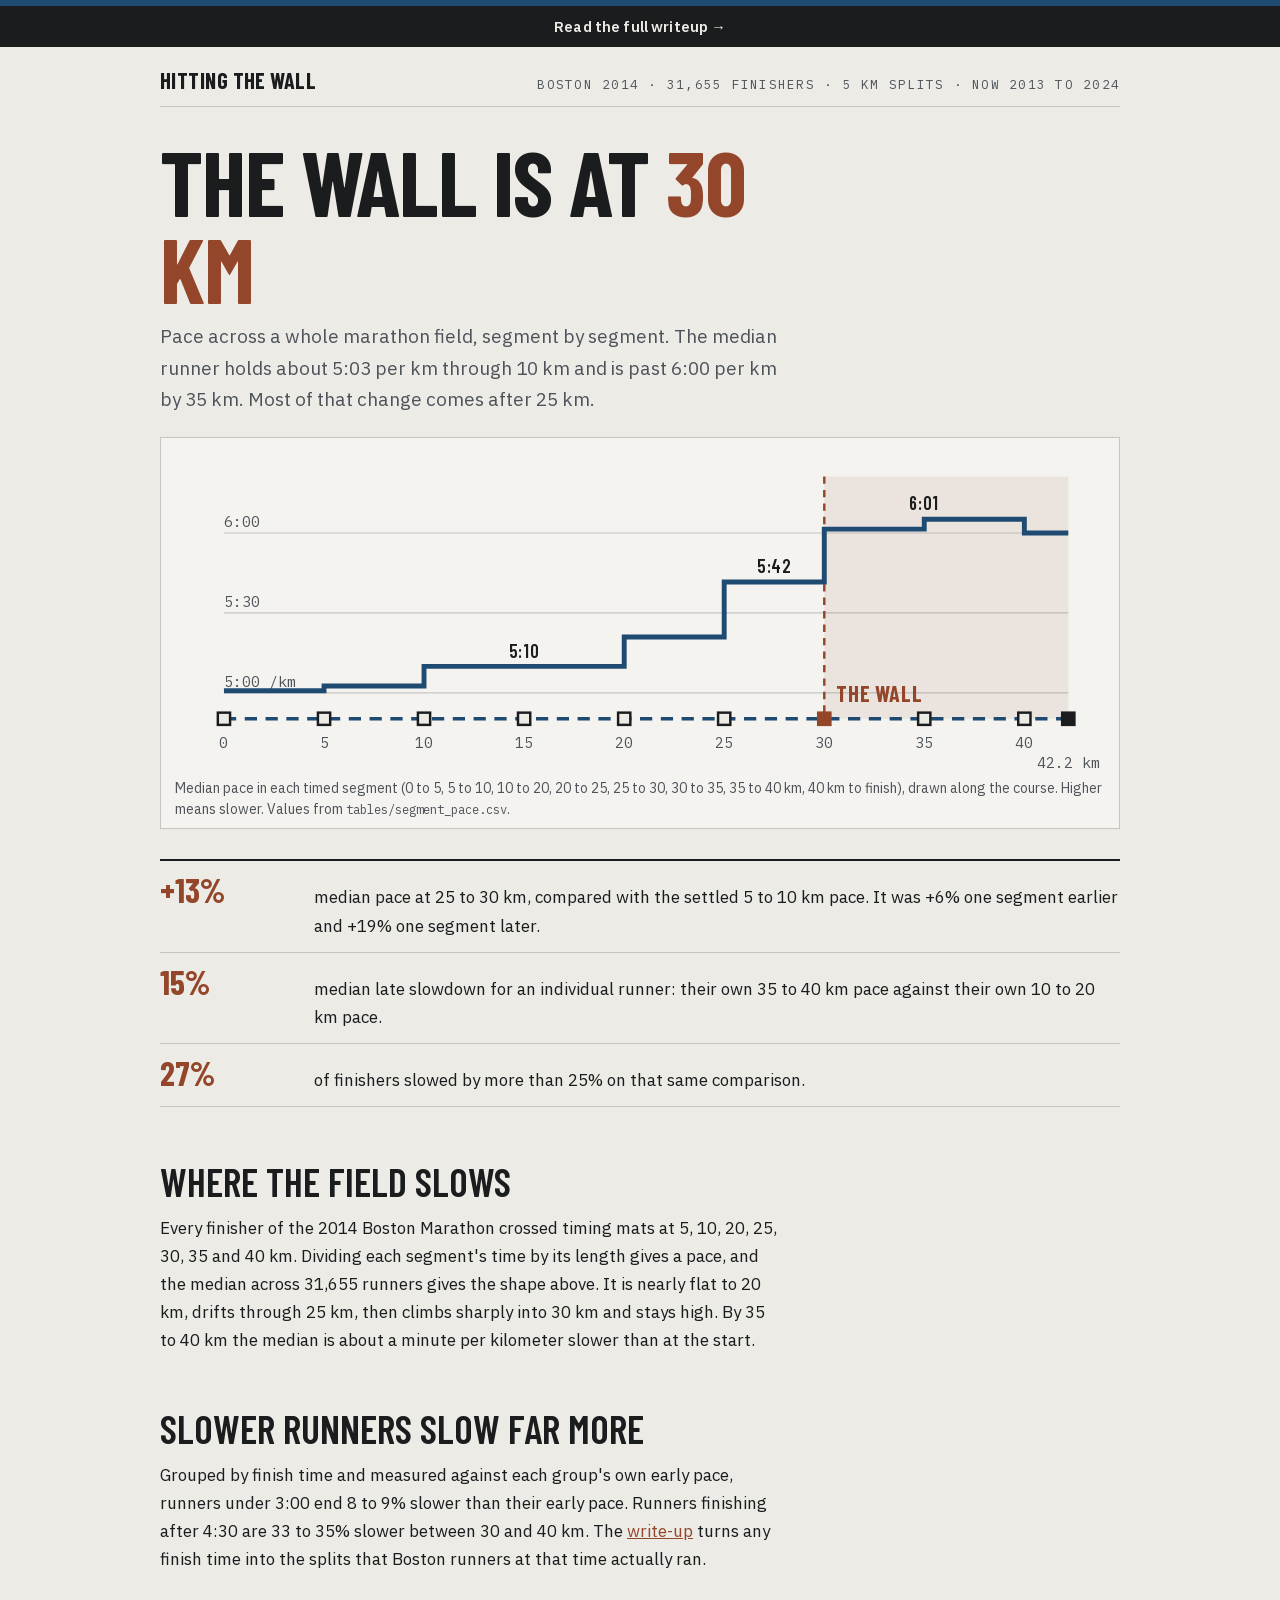
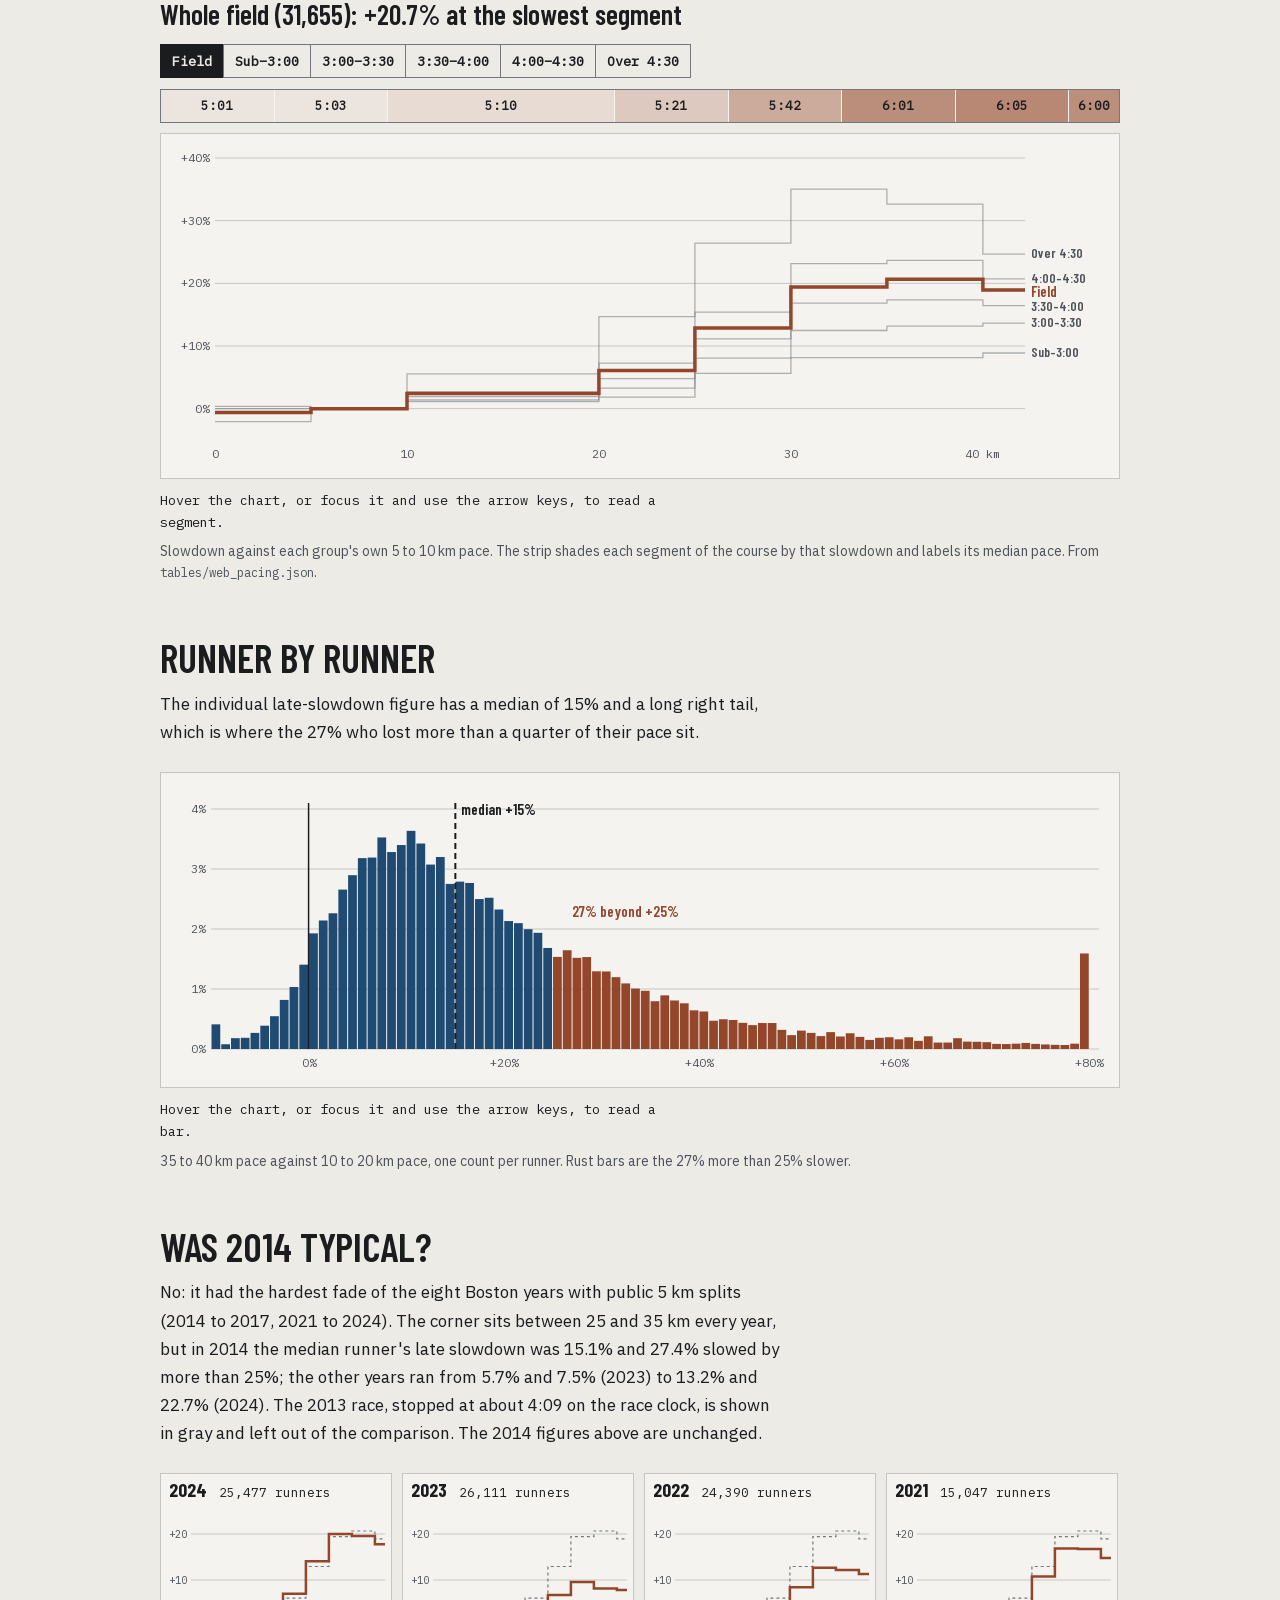
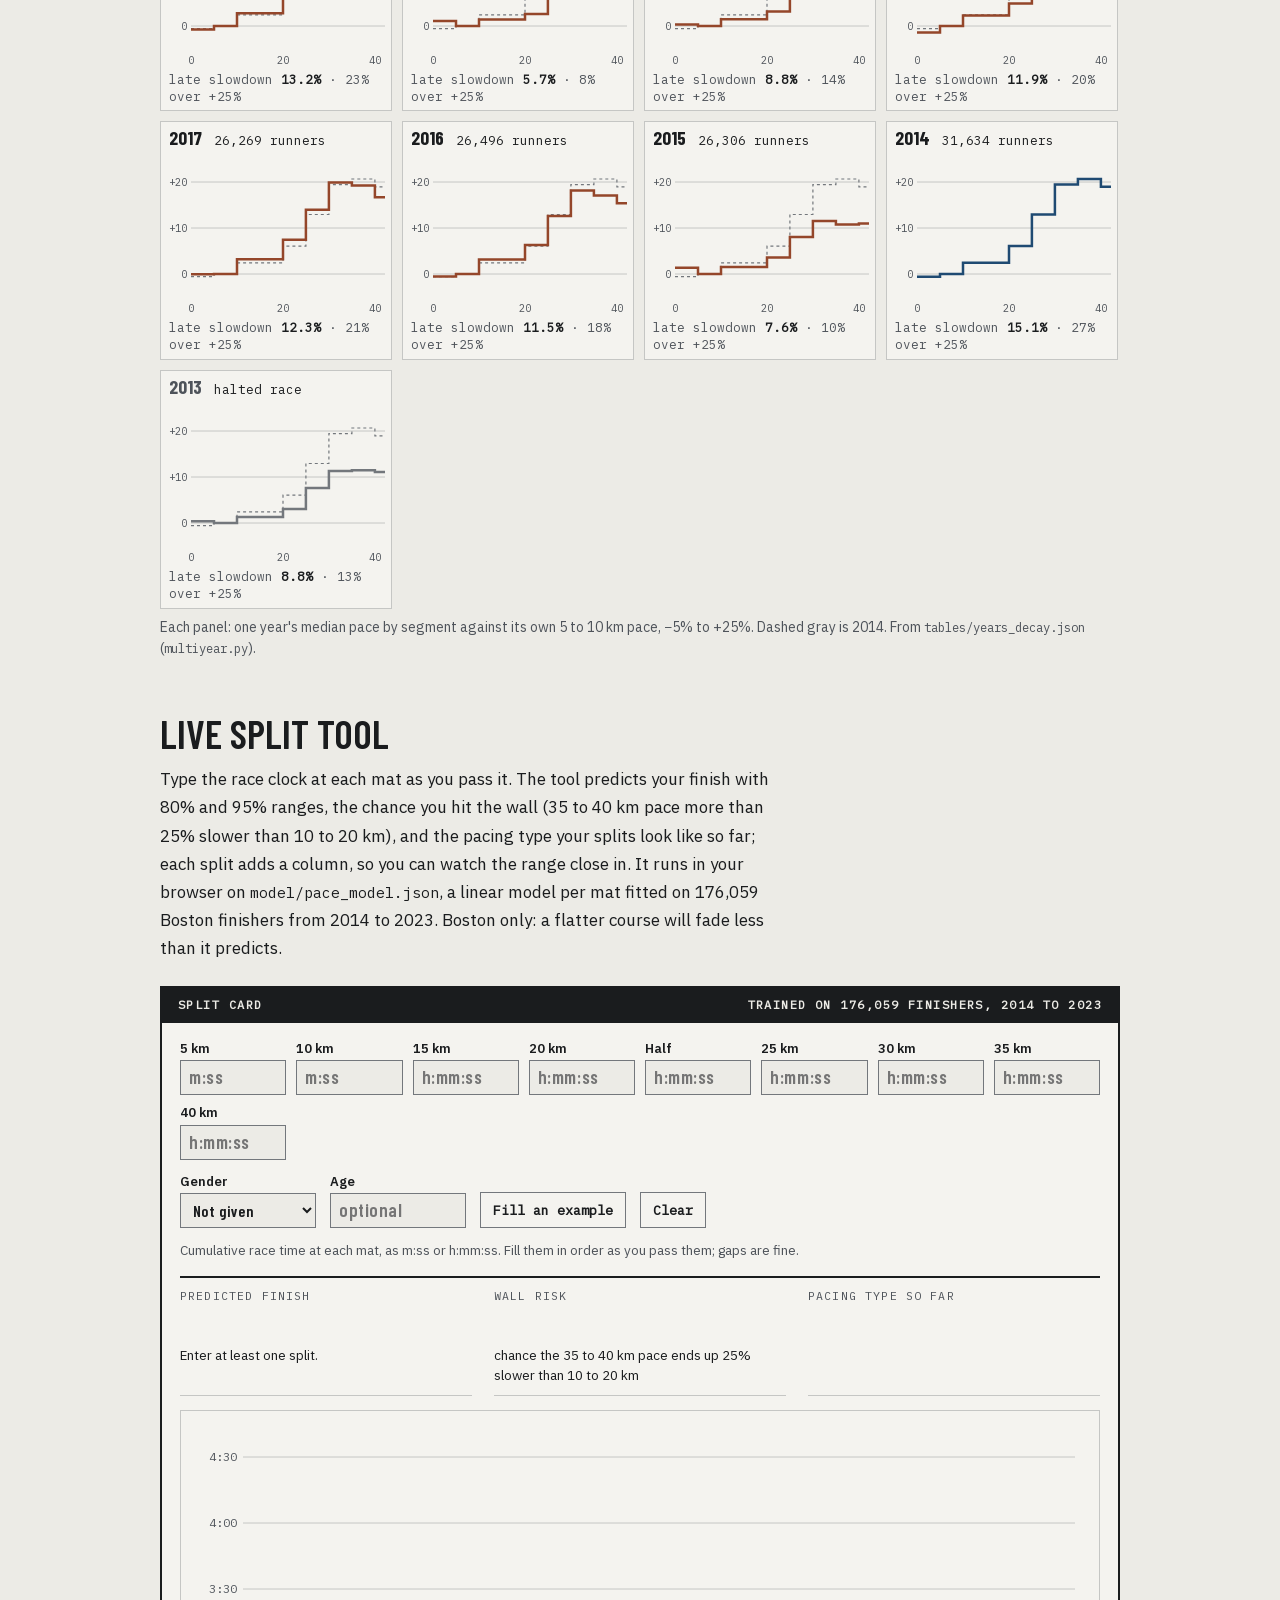
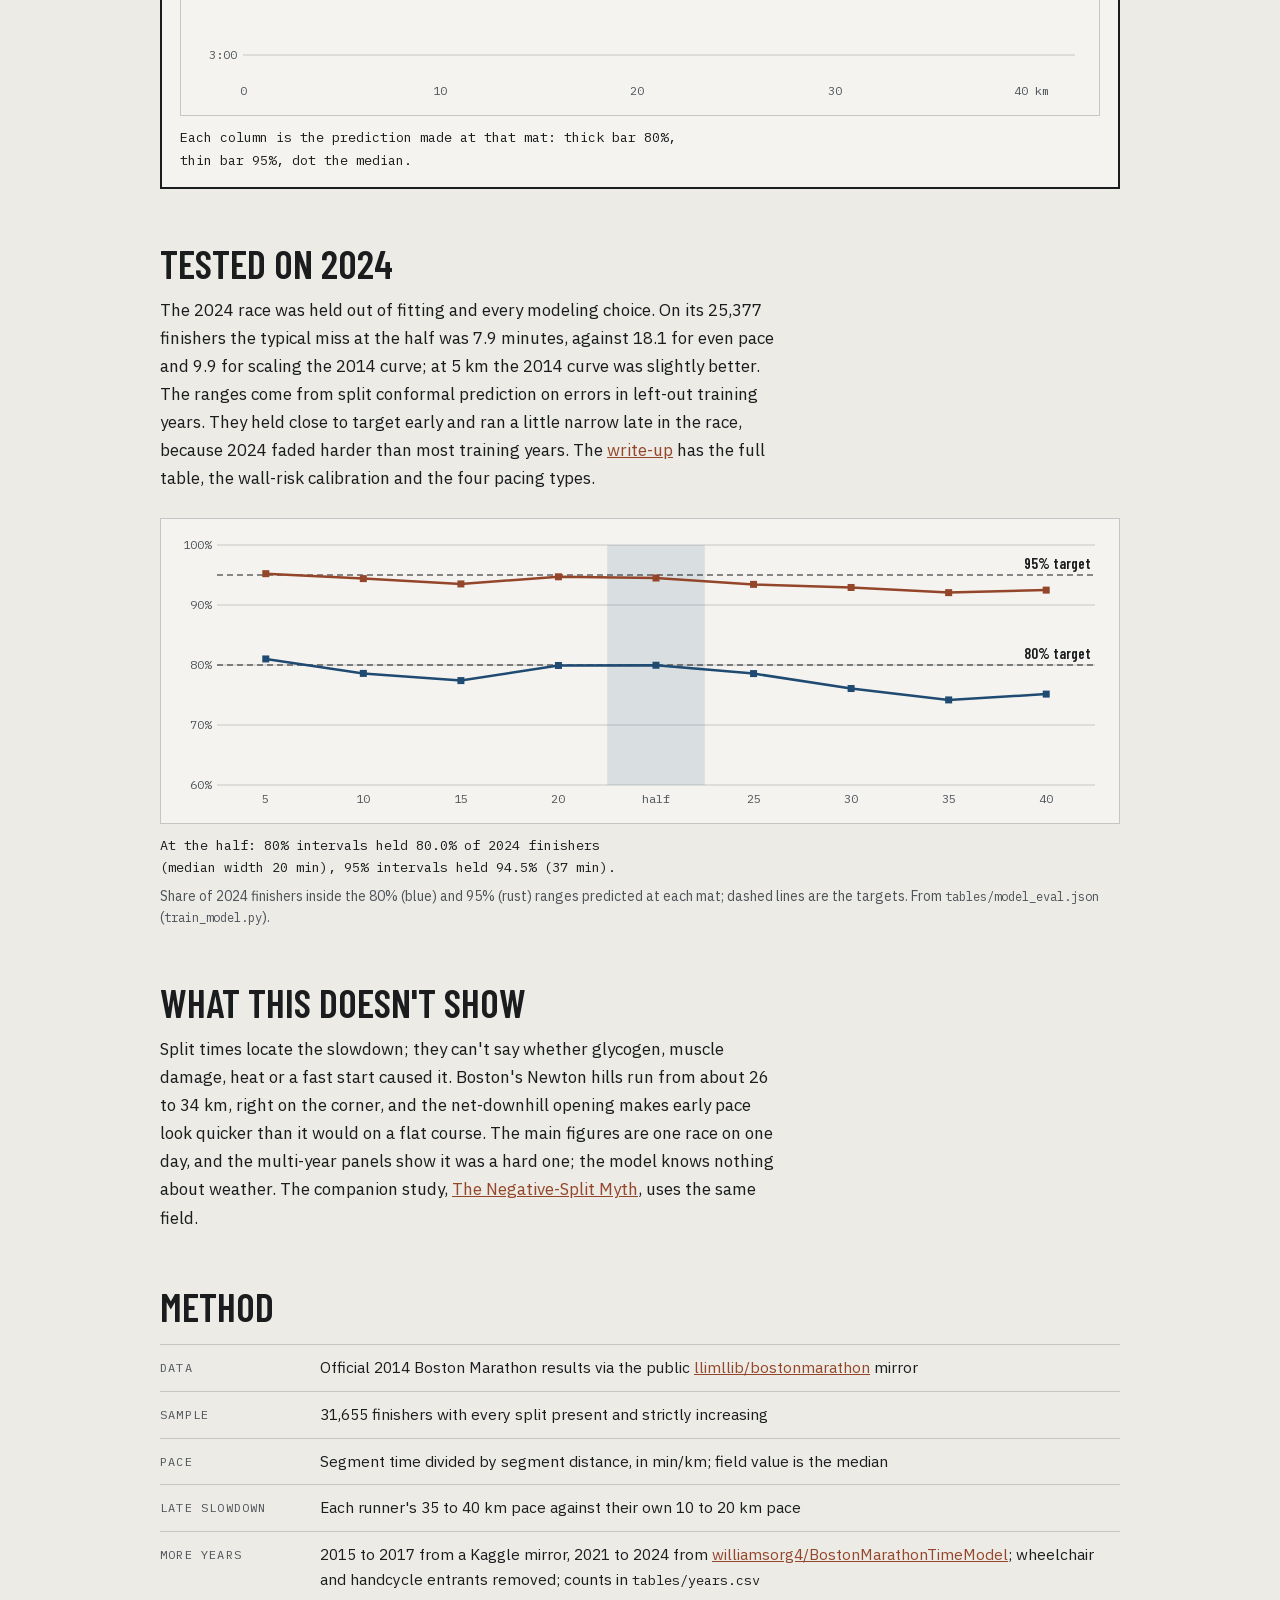
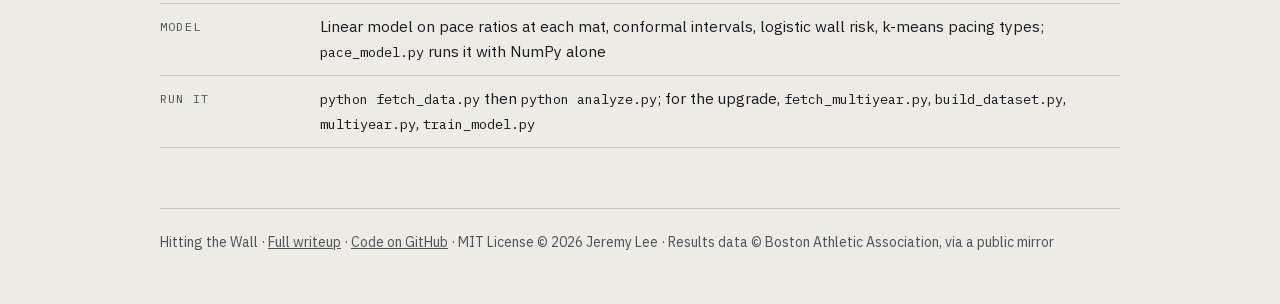
<file: index.html>
<!DOCTYPE html>
<html lang="en">
<head>
<meta charset="utf-8"/>
<meta name="viewport" content="width=device-width, initial-scale=1"/>
<title>Hitting the Wall: where a marathon field slows down</title>
<meta name="description" content="Per-5K splits from 31,655 finishers of the 2014 Boston Marathon, set beside eight Boston years, with a live split tool that predicts your finish band, wall risk and pacing type." />
<meta property="og:title" content="Hitting the Wall: where a marathon field slows down" />
<meta property="og:description" content="Per-5K splits from 31,655 finishers of the 2014 Boston Marathon, set beside eight Boston years, with a live split tool that predicts your finish band, wall risk and pacing type." />
<meta property="og:type" content="website" />
<meta property="og:url" content="https://lyhjeremy.github.io/marathon-pacing-decay/" />
<meta property="og:image" content="https://lyhjeremy.github.io/marathon-pacing-decay/og.png" />
<meta property="og:image:width" content="1200" />
<meta property="og:image:height" content="630" />
<meta property="og:image:alt" content="Hitting the Wall: where a marathon field slows down" />
<meta name="twitter:card" content="summary_large_image" />
<link rel="stylesheet" href="assets/family.css" />
<link rel="stylesheet" href="assets/race-tool.css" />
<style>
  * { box-sizing: border-box; border-radius: 0; }
  html, body { margin: 0; padding: 0; }
  body { background: var(--paper); color: var(--ink); font-family: var(--font-body); font-size: 17px; line-height: 1.65;
         border-top: 6px solid var(--signal-2); }
  a { color: var(--signal); }
  a:focus-visible { outline: 2px solid var(--signal); outline-offset: 3px; }
  .bar { display: block; background: var(--ink); color: var(--paper); text-align: center; padding: 10px 18px;
         font: 600 14.5px/1.45 var(--font-body); letter-spacing: .01em; text-decoration: none; }
  .bar:hover { background: var(--signal-2); color: var(--paper); }
  .wrap { width: min(100% - 2.4rem, 60rem); margin: 0 auto; }
  .top { display: flex; justify-content: space-between; align-items: baseline; flex-wrap: wrap; gap: 6px 18px;
         padding: 22px 0 12px; border-bottom: 1px solid var(--rule); }
  .name { font: 700 22px/1 var(--font-display); text-transform: uppercase; letter-spacing: .02em; }
  .meta { font: 400 12.5px/1.4 var(--font-mono); letter-spacing: .1em; text-transform: uppercase; color: var(--ink-2); }
  h1 { font: 700 clamp(44px, 8vw, 92px)/.95 var(--font-display); text-transform: uppercase; letter-spacing: -.01em;
       margin: 30px 0 10px; max-width: 14ch; }
  h1 em { font-style: normal; color: var(--signal); }
  .dek { font-size: 19px; color: var(--ink-2); max-width: 58ch; margin: 0 0 22px; }
  .profile { border: 1px solid var(--rule); background: var(--panel); padding: 14px 14px 8px; margin: 0; }
  .profile .scroll { overflow-x: auto; }
  .profile svg { display: block; width: 100%; height: auto; }
  .profile figcaption, figcaption { font-size: 14px; color: var(--ink-2); margin-top: 8px; line-height: 1.5; }
  .ax { font: 400 12px var(--font-mono); fill: var(--ink-2); }
  .lbl { font: 600 15px var(--font-display); fill: var(--ink); text-transform: uppercase; letter-spacing: .04em; }
  .wall { font: 700 18px var(--font-display); fill: var(--signal); letter-spacing: .04em; }
  h2 { font: 600 clamp(28px, 4vw, 40px)/1.02 var(--font-display); margin: 54px 0 12px; text-transform: uppercase; }
  p { margin: 0 0 16px; max-width: 62ch; }
  .facts { list-style: none; padding: 0; margin: 30px 0 0; border-top: 2px solid var(--ink); }
  .facts li { display: grid; grid-template-columns: 8.5rem 1fr; gap: 18px; padding: 12px 0; border-bottom: 1px solid var(--rule); align-items: baseline; }
  .facts b { font: 700 34px/1 var(--font-display); color: var(--signal); }
  figure { margin: 26px 0 0; }
  figure.plate img { display: block; width: 100%; height: auto; border: 1px solid var(--rule); background: var(--panel); }
  dl { margin: 18px 0 0; border-top: 1px solid var(--rule); }
  dl div { display: grid; grid-template-columns: 9rem 1fr; gap: 16px; padding: 10px 0; border-bottom: 1px solid var(--rule); }
  dt { font: 400 12px/1.6 var(--font-mono); text-transform: uppercase; letter-spacing: .1em; color: var(--ink-2); padding-top: 3px; }
  dd { margin: 0; font-size: 15.5px; }
  code { font-family: var(--font-mono); font-size: .88em; }
  footer { margin: 60px 0 0; padding: 22px 0 50px; border-top: 1px solid var(--rule); font-size: 14px; color: var(--ink-2); }
  footer a { color: var(--ink-2); }
  @media (max-width: 600px) {
    .facts li, dl div { grid-template-columns: 1fr; gap: 2px; }
    .profile { padding: 8px 6px 8px; }
    .ax { font-size: 21px; } .lbl { font-size: 25px; } .wall { font-size: 28px; } .minor { display: none; }
  }
  .ix { --accent: var(--signal); --accent2: var(--signal-2); --card: var(--panel); --muted: var(--ink-2); --ink2: var(--ink-2);
         --display: var(--font-display); --mono: var(--font-mono); --sans: var(--font-body); }
  .fig-title { font-family: var(--display); font-weight: 600; font-size: clamp(22px, 2.8vw, 28px); line-height: 1.1; margin: 0 0 4px; color: var(--ink); }
  .seg { display: flex; flex-wrap: wrap; margin: 14px 0 12px; }
  .seg button { font: 600 13.5px/1.2 var(--mono); padding: 8px 11px; border: 1px solid var(--edge); background: transparent; color: var(--ink); cursor: pointer; margin: 0 -1px -1px 0; }
  .seg button[aria-pressed="true"] { background: var(--ink); color: var(--paper); border-color: var(--ink); }
  .pstrip { display: flex; height: 34px; border: 1px solid var(--edge); margin: 0 0 10px; }
  .pstrip span { display: flex; align-items: center; justify-content: center; font: 600 12.5px/1 var(--mono); border-right: 1px solid var(--card); overflow: hidden; white-space: nowrap; }
  .pstrip span:last-child { border-right: 0; }
  .pstrip .chiplab { font: inherit; background: var(--card); color: var(--ink); padding: 2px 3px; }
  @media (max-width: 640px) { .pstrip span { font-size: 11px; letter-spacing: -.02em; } }
  .chart { border: 1px solid var(--rule); background: var(--card); padding: 10px 10px 4px; }
  .chart svg { display: block; width: 100%; height: auto; overflow: visible; }
  .chart svg:focus { outline: 2px solid var(--accent); outline-offset: 3px; }
  .chart text { font-family: var(--mono); font-size: 12px; fill: var(--muted); }
  .chart .grid { stroke: var(--rule); stroke-width: 1; }
  .chart .band { fill: color-mix(in srgb, var(--accent2) 12%, transparent); }
  .chart .ln { fill: none; stroke-linejoin: miter; }
  .chart .ln.other { stroke: var(--edge); stroke-width: 1.3; opacity: .55; }
  .chart .ln.field { stroke: var(--ink); stroke-width: 1.5; stroke-dasharray: 5 4; }
  .chart .ln.on { stroke: var(--accent); stroke-width: 3.5; }
  .chart .elab { font-family: var(--display); font-size: 13.5px; font-weight: 600; fill: var(--muted); }
  .chart .elab.on { fill: var(--accent); font-size: 15px; }
  .chart .b { fill: var(--accent2); } .chart .b.neg { fill: var(--accent); } .chart .b.on { fill: var(--ink); }
  .chart .zero { stroke: var(--ink); stroke-width: 1.5; } .chart .med { stroke: var(--ink); stroke-width: 2; stroke-dasharray: 6 4; }
  .chart .lab { fill: var(--ink); font-family: var(--display); font-size: 15px; font-weight: 600; } .chart .lab.neg { fill: var(--accent); }
  .readout { font-family: var(--mono); font-size: 13.5px; color: var(--ink); min-height: 1.6em; margin: 10px 0 0; }
</style>
</head>
<body>
<a class="bar" href="overview/" data-overview-link>Read the full writeup&nbsp;&rarr;</a>

<div class="wrap">
  <header class="top">
    <span class="name">Hitting the Wall</span>
    <span class="meta">Boston 2014 · 31,655 finishers · 5 km splits · now 2013 to 2024</span>
  </header>

  <h1>The wall is at <em>30 km</em></h1>
  <p class="dek">Pace across a whole marathon field, segment by segment. The median runner holds about 5:03 per km through 10 km and is past 6:00 per km by 35 km. Most of that change comes after 25 km.</p>

  <figure class="profile">
    <div class="scroll"><svg viewBox="0 0 760 260" xmlns="http://www.w3.org/2000/svg" role="img"
      aria-label="Course profile of median pace by segment. Pace is near 5:01 to 5:10 per km for the first 20 km, 5:21 at 20 to 25 km, then jumps to 5:42 at 25 to 30 km and 6:01 to 6:05 from 30 to 40 km, easing to 6:00 at the finish.">
      <g stroke-width="1" style="stroke:var(--rule)">
        <line x1="40" y1="196.9" x2="730" y2="196.9"/>
        <line x1="40" y1="131.5" x2="730" y2="131.5"/>
        <line x1="40" y1="66.2" x2="730" y2="66.2"/>
      </g>
      <g class="ax" text-anchor="start">
        <text x="40" y="192">5:00 /km</text>
        <text x="40" y="126.5">5:30</text>
        <text x="40" y="61">6:00</text>
      </g>
      <rect x="530.6" y="20" width="199.4" height="198" opacity=".09" style="fill:var(--signal)"/>
      <line x1="530.6" y1="20" x2="530.6" y2="218" stroke-width="2" stroke-dasharray="6 5" style="stroke:var(--signal)"/>
      <text class="wall" x="540" y="204">THE WALL</text>
      <polyline fill="none" stroke-width="4" stroke-linejoin="miter"
        points="40,195.1 121.8,195.1 121.8,191.2 203.5,191.2 203.5,175.2 367.1,175.2 367.1,151.2 448.8,151.2 448.8,106.2 530.6,106.2 530.6,63.0 612.3,63.0 612.3,54.9 694.1,54.9 694.1,66.2 730,66.2" style="stroke:var(--signal-2)"/>
      <line x1="40" y1="218" x2="730" y2="218" stroke-width="3" stroke-dasharray="10 7" style="stroke:var(--signal-2)"/>
      <g stroke-width="2" style="fill:var(--paper);stroke:var(--ink)">
        <rect x="35" y="213" width="10" height="10"/><rect x="116.8" y="213" width="10" height="10"/>
        <rect x="198.5" y="213" width="10" height="10"/><rect x="280.3" y="213" width="10" height="10"/>
        <rect x="362.1" y="213" width="10" height="10"/><rect x="443.8" y="213" width="10" height="10"/>
        <rect x="525.6" y="213" width="10" height="10" style="fill:var(--signal);stroke:var(--signal)"/>
        <rect x="607.3" y="213" width="10" height="10"/><rect x="689.1" y="213" width="10" height="10"/>
        <rect x="725" y="213" width="10" height="10" style="fill:var(--ink)"/>
      </g>
      <g class="ax" text-anchor="middle">
        <text x="40" y="242">0</text><text class="minor" x="121.8" y="242">5</text><text x="203.5" y="242">10</text>
        <text class="minor" x="285.3" y="242">15</text><text x="367.1" y="242">20</text><text class="minor" x="448.8" y="242">25</text>
        <text x="530.6" y="242">30</text><text class="minor" x="612.3" y="242">35</text><text x="694.1" y="242">40</text>
        <text x="756" y="258" text-anchor="end">42.2 km</text>
      </g>
      <g class="lbl" text-anchor="middle">
        <text x="285.3" y="168">5:10</text>
        <text x="489.7" y="99">5:42</text>
        <text x="612.3" y="47">6:01</text>
      </g>
    </svg></div>
    <figcaption>Median pace in each timed segment (0 to 5, 5 to 10, 10 to 20, 20 to 25, 25 to 30, 30 to 35, 35 to 40 km, 40 km to finish), drawn along the course. Higher means slower. Values from <code>tables/segment_pace.csv</code>.</figcaption>
  </figure>

  <ul class="facts">
    <li><b>+13%</b><span>median pace at 25 to 30 km, compared with the settled 5 to 10 km pace. It was +6% one segment earlier and +19% one segment later.</span></li>
    <li><b>15%</b><span>median late slowdown for an individual runner: their own 35 to 40 km pace against their own 10 to 20 km pace.</span></li>
    <li><b>27%</b><span>of finishers slowed by more than 25% on that same comparison.</span></li>
  </ul>

  <h2>Where the field slows</h2>
  <p>Every finisher of the 2014 Boston Marathon crossed timing mats at 5, 10, 20, 25, 30, 35 and 40 km. Dividing each segment's time by its length gives a pace, and the median across 31,655 runners gives the shape above. It is nearly flat to 20 km, drifts through 25 km, then climbs sharply into 30 km and stays high. By 35 to 40 km the median is about a minute per kilometer slower than at the start.</p>

  <h2>Slower runners slow far more</h2>
  <p>Grouped by finish time and measured against each group's own early pace, runners under 3:00 end 8 to 9% slower than their early pace. Runners finishing after 4:30 are 33 to 35% slower between 30 and 40 km. The <a href="overview/#plan">write-up</a> turns any finish time into the splits that Boston runners at that time actually ran.</p>
  <figure class="ix" id="decay-fig">
    <p class="fig-title" id="decay-title" aria-live="polite">&nbsp;</p>
    <div class="seg" role="group" aria-label="Finish-time group" id="decay-seg"></div>
    <div class="pstrip" id="pstrip" aria-hidden="true"></div>
    <div class="chart" id="decay"></div>
    <p class="readout" id="decay-read" aria-live="polite">Hover the chart, or focus it and use the arrow keys, to read a segment.</p>
    <noscript><img src="figures/02_decay_by_group.png" width="1680" height="960" alt="Five slowdown curves by finish-time group. The sub-3:00 group ends near 9 percent; the over-4:30 group rises past 30 percent after 30 km." /></noscript>
    <figcaption>Slowdown against each group's own 5 to 10 km pace. The strip shades each segment of the course by that slowdown and labels its median pace. From <code>tables/web_pacing.json</code>.</figcaption>
  </figure>

  <h2>Runner by runner</h2>
  <p>The individual late-slowdown figure has a median of 15% and a long right tail, which is where the 27% who lost more than a quarter of their pace sit.</p>
  <figure class="ix" id="wall-fig">
    <div class="chart" id="wall"></div>
    <p class="readout" id="wall-read" aria-live="polite">Hover the chart, or focus it and use the arrow keys, to read a bar.</p>
    <noscript><img src="figures/03_wall_distribution.png" width="1600" height="919" alt="Histogram of each runner's late slowdown. Most runners fall between 0 and 30 percent, the median is marked at 15 percent, and the tail runs past 50 percent." /></noscript>
    <figcaption>35 to 40 km pace against 10 to 20 km pace, one count per runner. Rust bars are the 27% more than 25% slower.</figcaption>
  </figure>

  <h2>Was 2014 typical?</h2>
  <p>No: it had the hardest fade of the eight Boston years with public 5 km splits (2014 to 2017, 2021 to 2024). The corner sits between 25 and 35 km every year, but in 2014 the median runner's late slowdown was 15.1% and 27.4% slowed by more than 25%; the other years ran from 5.7% and 7.5% (2023) to 13.2% and 22.7% (2024). The 2013 race, stopped at about 4:09 on the race clock, is shown in gray and left out of the comparison. The 2014 figures above are unchanged.</p>
  <figure class="ix">
    <div class="years" id="years"><div class="skeleton sk-years"></div></div>
    <figcaption>Each panel: one year's median pace by segment against its own 5 to 10 km pace, &minus;5% to +25%. Dashed gray is 2014. From <code>tables/years_decay.json</code> (<code>multiyear.py</code>).</figcaption>
  </figure>

  <h2 id="tool">Live split tool</h2>
  <p>Type the race clock at each mat as you pass it. The tool predicts your finish with 80% and 95% ranges, the chance you hit the wall (35 to 40 km pace more than 25% slower than 10 to 20 km), and the pacing type your splits look like so far; each split adds a column, so you can watch the range close in. It runs in your browser on <code>model/pace_model.json</code>, a linear model per mat fitted on 176,059 Boston finishers from 2014 to 2023. Boston only: a flatter course will fade less than it predicts.</p>
  <div class="ix"><div class="rt" id="race-tool"><div class="skeleton sk-tool"></div></div></div>

  <h2>Tested on 2024</h2>
  <p>The 2024 race was held out of fitting and every modeling choice. On its 25,377 finishers the typical miss at the half was 7.9 minutes, against 18.1 for even pace and 9.9 for scaling the 2014 curve; at 5 km the 2014 curve was slightly better. The ranges come from split conformal prediction on errors in left-out training years. They held close to target early and ran a little narrow late in the race, because 2024 faded harder than most training years. The <a href="overview/#holdout">write-up</a> has the full table, the wall-risk calibration and the four pacing types.</p>
  <figure class="ix">
    <div class="chart" id="calib"><div class="skeleton sk-chart"></div></div>
    <p class="readout" id="calib-read" aria-live="polite">Hover the chart, or focus it and use the arrow keys, to read a mat.</p>
    <figcaption>Share of 2024 finishers inside the 80% (blue) and 95% (rust) ranges predicted at each mat; dashed lines are the targets. From <code>tables/model_eval.json</code> (<code>train_model.py</code>).</figcaption>
  </figure>

  <h2>What this doesn't show</h2>
  <p>Split times locate the slowdown; they can't say whether glycogen, muscle damage, heat or a fast start caused it. Boston's Newton hills run from about 26 to 34 km, right on the corner, and the net-downhill opening makes early pace look quicker than it would on a flat course. The main figures are one race on one day, and the multi-year panels show it was a hard one; the model knows nothing about weather. The companion study, <a href="https://lyhjeremy.github.io/marathon-negative-split-myth/">The Negative-Split Myth</a>, uses the same field.</p>

  <h2>Method</h2>
  <dl>
    <div><dt>Data</dt><dd>Official 2014 Boston Marathon results via the public <a href="https://github.com/llimllib/bostonmarathon">llimllib/bostonmarathon</a> mirror</dd></div>
    <div><dt>Sample</dt><dd>31,655 finishers with every split present and strictly increasing</dd></div>
    <div><dt>Pace</dt><dd>Segment time divided by segment distance, in min/km; field value is the median</dd></div>
    <div><dt>Late slowdown</dt><dd>Each runner's 35 to 40 km pace against their own 10 to 20 km pace</dd></div>
    <div><dt>More years</dt><dd>2015 to 2017 from a Kaggle mirror, 2021 to 2024 from <a href="https://github.com/williamsorg4/BostonMarathonTimeModel">williamsorg4/BostonMarathonTimeModel</a>; wheelchair and handcycle entrants removed; counts in <code>tables/years.csv</code></dd></div>
    <div><dt>Model</dt><dd>Linear model on pace ratios at each mat, conformal intervals, logistic wall risk, k-means pacing types; <code>pace_model.py</code> runs it with NumPy alone</dd></div>
    <div><dt>Run it</dt><dd><code>python fetch_data.py</code> then <code>python analyze.py</code>; for the upgrade, <code>fetch_multiyear.py</code>, <code>build_dataset.py</code>, <code>multiyear.py</code>, <code>train_model.py</code></dd></div>
  </dl>

  <footer>
    Hitting the Wall · <a href="overview/">Full writeup</a> · <a href="https://github.com/lyhjeremy/marathon-pacing-decay">Code on GitHub</a> · MIT License © 2026 Jeremy Lee · Results data © Boston Athletic Association, via a public mirror
  </footer>
</div>
<script>
(function () {
  // tables/web_pacing.json (export_web.py)
  var P = {"segments":[["0-5",0,5],["5-10",5,10],["10-20",10,20],["20-25",20,25],["25-30",25,30],["30-35",30,35],["35-40",35,40],["40-fin",40,42.195]],"field":{"n":31655,"pace":[5.014,5.044,5.166,5.35,5.694,6.024,6.086,6.0]},"groups":[{"label":"Sub-3:00","n":2382,"pace":[3.926,3.912,3.957,3.984,4.132,4.23,4.23,4.2597]},{"label":"3:00-3:30","n":6959,"pace":[4.41,4.41,4.472,4.554,4.766,4.96,4.99,5.0114]},{"label":"3:30-4:00","n":8725,"pace":[4.91,4.938,5.033,5.174,5.488,5.77,5.796,5.7494]},{"label":"4:00-4:30","n":5338,"pace":[5.414,5.454,5.6,5.85,6.294,6.716,6.744,6.5831]},{"label":"Over 4:30","n":8251,"pace":[6.13,6.26,6.608,7.18,7.914,8.452,8.302,7.8041]}],"bands":[{"lo":135,"hi":150,"n":79,"pace":[3.294,3.34,3.392,3.396,3.47,3.584,3.56,3.6446]},{"lo":150,"hi":165,"n":500,"pace":[3.67,3.671,3.709,3.712,3.83,3.916,3.925,3.9772]},{"lo":165,"hi":180,"n":1773,"pace":[4.014,3.986,4.023,4.05,4.194,4.3,4.3,4.3508]},{"lo":180,"hi":195,"n":2910,"pace":[4.266,4.244,4.2785,4.334,4.524,4.699,4.74,4.7973]},{"lo":195,"hi":210,"n":4049,"pace":[4.556,4.562,4.62,4.7,4.914,5.12,5.15,5.1572]},{"lo":210,"hi":225,"n":4548,"pace":[4.816,4.844,4.921,5.02,5.294,5.543,5.56,5.5353]},{"lo":225,"hi":240,"n":4177,"pace":[5.066,5.09,5.211,5.38,5.702,6.0,6.022,5.9499]},{"lo":240,"hi":255,"n":2871,"pace":[5.324,5.366,5.504,5.704,6.096,6.474,6.492,6.41]},{"lo":255,"hi":270,"n":2467,"pace":[5.54,5.584,5.755,6.06,6.536,7.0,6.998,6.779]},{"lo":270,"hi":285,"n":2021,"pace":[5.764,5.822,6.073,6.43,6.982,7.486,7.422,7.1298]},{"lo":285,"hi":300,"n":1753,"pace":[5.974,6.054,6.365,6.814,7.48,7.966,7.846,7.4032]},{"lo":300,"hi":315,"n":1229,"pace":[6.13,6.29,6.693,7.24,7.99,8.484,8.256,7.7904]},{"lo":315,"hi":330,"n":1034,"pace":[6.326,6.514,6.978,7.659,8.39,8.9,8.654,8.1093]},{"lo":330,"hi":345,"n":858,"pace":[6.46,6.751,7.3515,8.166,8.83,9.306,8.965,8.369]},{"lo":345,"hi":360,"n":562,"pace":[6.605,6.986,7.6825,8.613,9.375,9.783,9.328,8.574]}],"wall":{"median":15.04,"over25":27.39,"hist":[130,25,57,59,85,123,173,259,327,445,610,678,716,841,917,1007,1010,1116,1039,1076,1151,1084,973,1013,871,883,876,791,798,736,675,664,632,613,533,486,521,481,485,410,409,379,346,319,307,252,283,256,241,204,198,149,157,153,138,126,137,137,101,73,97,85,68,89,66,83,64,48,59,62,51,62,43,67,34,34,57,39,38,36,27,26,28,32,27,24,22,21,28,504]}};
  var NS = "http://www.w3.org/2000/svg", SEG = P.segments;
  function el(tag, at, parent, txt) { var e = document.createElementNS(NS, tag); for (var k in at) e.setAttribute(k, at[k]); if (txt != null) e.textContent = txt; if (parent) parent.appendChild(e); return e; }
  function mmss(m) { var s = Math.round(m * 60); return Math.floor(s / 60) + ":" + (s % 60 < 10 ? "0" : "") + s % 60; }
  function hms(m) { var s = Math.round(m * 60), h = Math.floor(s / 3600), mm = Math.floor(s % 3600 / 60), ss = s % 60; return h + ":" + (mm < 10 ? "0" : "") + mm + ":" + (ss < 10 ? "0" : "") + ss; }
  function rel(p) { return p.map(function (v) { return (v / p[1] - 1) * 100; }); }
  function sg(v) { return (v >= 0.05 ? "+" : v <= -0.05 ? "−" : "") + Math.abs(v).toFixed(1) + "%"; }
  function segName(i) { return SEG[i][0] === "40-fin" ? "40 km to finish" : SEG[i][1] + " to " + SEG[i][2] + " km"; }
  function shade(v) { var k = Math.max(0, Math.min(1, v / 35)); return Math.round(8 + 92 * k); }
  // a pace strip: the course as a bar, each segment shaded by slowdown and labeled with pace
  function strip(box, pace, labels) {
    var r = rel(pace), W = box.clientWidth || 300;
    box.innerHTML = SEG.map(function (s, i) {
      var w = (s[2] - s[1]) / 42.195, pct = shade(r[i]), px = w * W;
      return '<span style="width:' + (100 * w).toFixed(3) + '%;background:color-mix(in srgb, var(--accent) ' + pct + '%, var(--card));color:' + (pct > 55 ? "var(--paper)" : "var(--ink)") + '">' + (px > 32 && labels !== false ? mmss(pace[i]) : "") + "</span>";
    }).join("");
    fixInk(box);
  }
  // Pick the label color (ink or paper) with the higher contrast on each shaded cell;
  // if neither reaches 4.5:1, put the label on a small card-colored chip.
  function rgbOf(str) {
    var m = str.match(/[\d.]+/g) || [0, 0, 0];
    var v = m.slice(0, 3).map(Number);
    if (/^color\(/.test(str)) v = v.map(function (x) { return x * 255; });
    return v;
  }
  function lumOf(c) {
    var a = c.map(function (x) { x /= 255; return x <= 0.04045 ? x / 12.92 : Math.pow((x + 0.055) / 1.055, 2.4); });
    return 0.2126 * a[0] + 0.7152 * a[1] + 0.0722 * a[2];
  }
  function ratio(a, b) { var x = lumOf(a), y = lumOf(b); return (Math.max(x, y) + 0.05) / (Math.min(x, y) + 0.05); }
  function fixInk(box) {
    var probe = document.createElement("i");
    probe.style.cssText = "position:absolute;visibility:hidden;color:var(--ink);background:var(--paper)";
    box.appendChild(probe);
    var cs = getComputedStyle(probe), ink = rgbOf(cs.color), paper = rgbOf(cs.backgroundColor);
    box.removeChild(probe);
    box.querySelectorAll("span").forEach(function (sp) {
      if (!sp.textContent) return;
      var bg = rgbOf(getComputedStyle(sp).backgroundColor), ri = ratio(ink, bg), rp = ratio(paper, bg);
      sp.style.color = ri >= rp ? "var(--ink)" : "var(--paper)";
      if (Math.max(ri, rp) < 4.5) sp.innerHTML = '<b class="chiplab">' + sp.textContent + "</b>";
    });
  }

  // ---- decay chart ----
  var G = [{ label: "Field", name: "Whole field", n: P.field.n, pace: P.field.pace }].concat(P.groups.map(function (g) { return { label: g.label.replace("-", "–"), name: g.label.replace("-", " to "), n: g.n, pace: g.pace }; }));
  var sel = 0, cur = 4, box = document.getElementById("decay"), seg = document.getElementById("decay-seg"), read = document.getElementById("decay-read");
  G.forEach(function (g, i) {
    var b = document.createElement("button"); b.type = "button"; b.textContent = g.label; b.setAttribute("aria-pressed", i === 0 ? "true" : "false");
    b.addEventListener("click", function () { sel = i; seg.querySelectorAll("button").forEach(function (o, j) { o.setAttribute("aria-pressed", j === i ? "true" : "false"); }); draw(); show(cur); });
    seg.appendChild(b);
  });
  var svg, X, Y, W, H;
  function draw() {
    W = Math.max(300, box.clientWidth - 20); H = W < 560 ? 270 : 330;
    var L = 44, R = W < 560 ? 64 : 84, T = 14, B = 34, y0 = -5, y1 = 40;
    X = function (km) { return L + km / 42.195 * (W - L - R); }; Y = function (v) { return T + (y1 - v) / (y1 - y0) * (H - T - B); };
    box.innerHTML = "";
    svg = el("svg", { viewBox: "0 0 " + W + " " + H, width: W, height: H, tabindex: 0, role: "img",
      "aria-label": "Step chart of slowdown against own 5 to 10 km pace, by segment, for " + G[sel].name + ", with the other groups in gray." }, box);
    for (var v = 0; v <= y1; v += 10) { el("line", { class: "grid", x1: L, x2: W - R, y1: Y(v), y2: Y(v) }, svg); el("text", { x: L - 6, y: Y(v) + 4, "text-anchor": "end" }, svg, (v ? "+" : "") + v + "%"); }
    [0, 10, 20, 30, 40].forEach(function (k) { el("text", { x: X(k), y: H - B + 18, "text-anchor": "middle" }, svg, k + (k === 40 ? " km" : "")); });
    el("rect", { class: "band", x: X(cur === null ? 0 : SEG[cur][1]), y: T, width: 0, height: H - T - B, id: "dband" }, svg);
    function path(p) { var r = rel(p), d = ""; SEG.forEach(function (s, i) { d += (i ? "L" : "M") + X(s[1]).toFixed(1) + " " + Y(r[i]).toFixed(1) + "L" + X(s[2]).toFixed(1) + " " + Y(r[i]).toFixed(1); }); return d; }
    var labs = [];
    G.forEach(function (g, i) { if (i !== sel && i !== 0) el("path", { class: "ln other", d: path(g.pace) }, svg); });
    if (sel !== 0) el("path", { class: "ln field", d: path(G[0].pace) }, svg);
    el("path", { class: "ln on", d: path(G[sel].pace) }, svg);
    G.forEach(function (g, i) { if (i === 0 && sel !== 0) return; var r = rel(g.pace); labs.push({ y: Y(r[7]), t: g.label, on: i === sel }); });
    labs.sort(function (a, b) { return a.y - b.y; });
    for (var k = 1; k < labs.length; k++) if (labs[k].y - labs[k - 1].y < 14) labs[k].y = labs[k - 1].y + 14;
    labs.forEach(function (l) { el("text", { class: "elab" + (l.on ? " on" : ""), x: W - R + 6, y: l.y + 4 }, svg, l.t); });
    svg.addEventListener("mousemove", function (e) { var rc = svg.getBoundingClientRect(), x = (e.clientX - rc.left) * W / rc.width, km = (x - L) / (W - L - R) * 42.195;
      for (var i = 0; i < SEG.length; i++) if (km >= SEG[i][1] && km <= SEG[i][2]) { show(i); break; } });
    svg.addEventListener("keydown", function (e) { if (e.key === "ArrowRight" || e.key === "ArrowLeft") { e.preventDefault(); show(Math.max(0, Math.min(7, cur + (e.key === "ArrowRight" ? 1 : -1)))); } });
    svg.addEventListener("focus", function () { show(cur); });
    strip(document.getElementById("pstrip"), G[sel].pace);
    var r = rel(G[sel].pace);
    document.getElementById("decay-title").textContent = G[sel].name + " (" + G[sel].n.toLocaleString("en-US") + "): " + sg(Math.max.apply(null, r)) + " at the slowest segment";
  }
  function show(i) {
    cur = i; var b = document.getElementById("dband"); b.setAttribute("x", X(SEG[i][1])); b.setAttribute("width", X(SEG[i][2]) - X(SEG[i][1]));
    var g = G[sel], r = rel(g.pace);
    read.textContent = segName(i) + "  ·  " + g.name.toLowerCase() + " " + mmss(g.pace[i]) + "/km, " + sg(r[i]) + " on 5 to 10 km" + (sel ? "  ·  whole field " + mmss(G[0].pace[i]) + "/km" : "");
  }
  var rt; window.addEventListener("resize", function () { clearTimeout(rt); rt = setTimeout(function () { draw(); show(cur); if (tIn) plan(); }, 120); });
  draw();

  // ---- wall histogram ----
  (function () {
    var w = P.wall, n = w.hist.reduce(function (a, b) { return a + b; }, 0), box = document.getElementById("wall"), read = document.getElementById("wall-read"), cur = 25, bars = [];
    function lab(i) { var lo = i - 10; return i === 0 ? "10% or more faster late" : i === 90 ? "80% or more slower" : (lo < 0 ? (-lo - 1) + " to " + (-lo) + "% faster" : lo + " to " + (lo + 1) + "% slower"); }
    function show(i) { cur = Math.max(0, Math.min(90, i)); bars.forEach(function (r, j) { r.classList.toggle("on", j === cur); });
      read.textContent = lab(cur) + ": " + w.hist[cur].toLocaleString("en-US") + " runners, " + (100 * w.hist[cur] / n).toFixed(1) + "% of the field"; }
    function draw() {
      var W = Math.max(300, box.clientWidth - 20), H = W < 560 ? 240 : 300, L = 40, R = 10, T = 26, B = 34, y1 = 4;
      var bw = (W - L - R) / 91, X = function (v) { return L + (v + 10) * bw; }, Y = function (v) { return T + (1 - v / y1) * (H - T - B); };
      box.innerHTML = ""; bars = [];
      var s = el("svg", { viewBox: "0 0 " + W + " " + H, width: W, height: H, tabindex: 0, role: "img", "aria-label": "Histogram of each runner's late slowdown. Median 15%; 27% were more than 25% slower." }, box);
      for (var v = 0; v <= y1; v++) { el("line", { class: "grid", x1: L, x2: W - R, y1: Y(v), y2: Y(v) }, s); el("text", { x: L - 6, y: Y(v) + 4, "text-anchor": "end" }, s, v + "%"); }
      [0, 20, 40, 60, 80].forEach(function (t) { el("text", { x: X(t), y: H - B + 18, "text-anchor": "middle" }, s, (t ? "+" : "") + t + "%"); });
      w.hist.forEach(function (c, i) { var v = Math.min(y1, 100 * c / n); bars.push(el("rect", { class: "b" + (i - 10 >= 25 ? " neg" : ""), x: X(i - 10) + 0.5, y: Y(v), width: Math.max(1, bw - 1), height: Y(0) - Y(v) }, s)); });
      el("line", { class: "zero", x1: X(0), x2: X(0), y1: T - 6, y2: Y(0) }, s);
      el("line", { class: "med", x1: X(w.median), x2: X(w.median), y1: T - 6, y2: Y(0) }, s);
      el("text", { class: "lab", x: X(w.median) + 6, y: T + 6 }, s, "median +" + w.median.toFixed(0) + "%");
      el("text", { class: "lab neg", x: X(27), y: Y(2.2) }, s, w.over25.toFixed(0) + "% beyond +25%");
      s.addEventListener("mousemove", function (e) { var r = s.getBoundingClientRect(); show(Math.floor(((e.clientX - r.left) * W / r.width - L) / bw)); });
      s.addEventListener("keydown", function (e) { if (e.key === "ArrowRight" || e.key === "ArrowLeft") { e.preventDefault(); show(cur + (e.key === "ArrowRight" ? 1 : -1)); } });
      s.addEventListener("focus", function () { show(cur); });
    }
    var rt; window.addEventListener("resize", function () { clearTimeout(rt); rt = setTimeout(draw, 120); });
    draw();
  })();

  // ---- your race ----
  var tIn = document.getElementById("plan-t");
  function parse(s) { var p = s.trim().split(/[:.\s]+/).map(Number); if (p.some(isNaN) || p.length < 2 || p.length > 3) return null; return p.length === 3 ? p[0] * 60 + p[1] + p[2] / 60 : p[0] * 60 + p[1]; }
  function plan() {
    var T = parse(tIn.value), hint = document.getElementById("plan-hint"), tb = document.querySelector("#plan-table tbody");
    var b = null; if (T != null) P.bands.forEach(function (x) { if (T >= x.lo && T < x.hi) b = x; });
    if (!b) { hint.textContent = "Enter a time from 2:15:00 to 5:59:59."; hint.className = "hint warn"; return; }
    hint.textContent = "h:mm:ss or h:mm"; hint.className = "hint";
    var raw = SEG.reduce(function (a, s, i) { return a + b.pace[i] * (s[2] - s[1]); }, 0), k = T / raw;
    var pace = b.pace.map(function (v) { return v * k; }), even = T / 42.195, cum = 0, rows = "";
    SEG.forEach(function (s, i) {
      cum += pace[i] * (s[2] - s[1]); var ev = even * s[2], gap = cum - ev;
      rows += "<tr><td>" + (s[0] === "40-fin" ? "Finish" : s[2] + " km") + '</td><td class="num">' + hms(cum) + '</td><td class="num">' + mmss(pace[i]) + '/km</td><td class="num">' + hms(ev) + '</td><td class="num">' + (Math.abs(gap) < 0.5 / 60 ? "0:00" : (gap > 0 ? "+" : "−") + mmss(Math.abs(gap))) + "</td></tr>";
    });
    tb.innerHTML = rows;
    document.getElementById("plan-band").textContent = "Boston 2014, " + hms(b.lo).slice(0, 4) + " to " + hms(b.hi).slice(0, 4) + " finishers (" + b.n.toLocaleString("en-US") + ")";
    strip(document.getElementById("plan-strip"), pace);
    var r = rel(pace), first = pace.slice(0, 4).reduce(function (a, v, i) { return a + v * (SEG[i][2] - SEG[i][1]); }, 0);
    var mx = 0; for (var i = 0; i < 8; i++) if (pace[i] > pace[mx]) mx = i;
    var ah = even * 25 - first; document.getElementById("plan-note").textContent = "These runners reached 25 km " + mmss(Math.abs(ah)) + (ah >= 0 ? " ahead of even pace and gave it back after that." : " behind even pace.") + " Their slowest stretch was " + segName(mx) + ", at " + mmss(pace[mx]) + "/km, " + sg(r[mx]) + " on their 5 to 10 km pace. Even pace for " + hms(T) + " is " + mmss(even) + "/km throughout.";
  }
  if (tIn) { tIn.addEventListener("input", plan); plan(); }
})();
</script>
<script src="assets/race-tool.js" data-base=""></script>
</body>
</html>
</file>
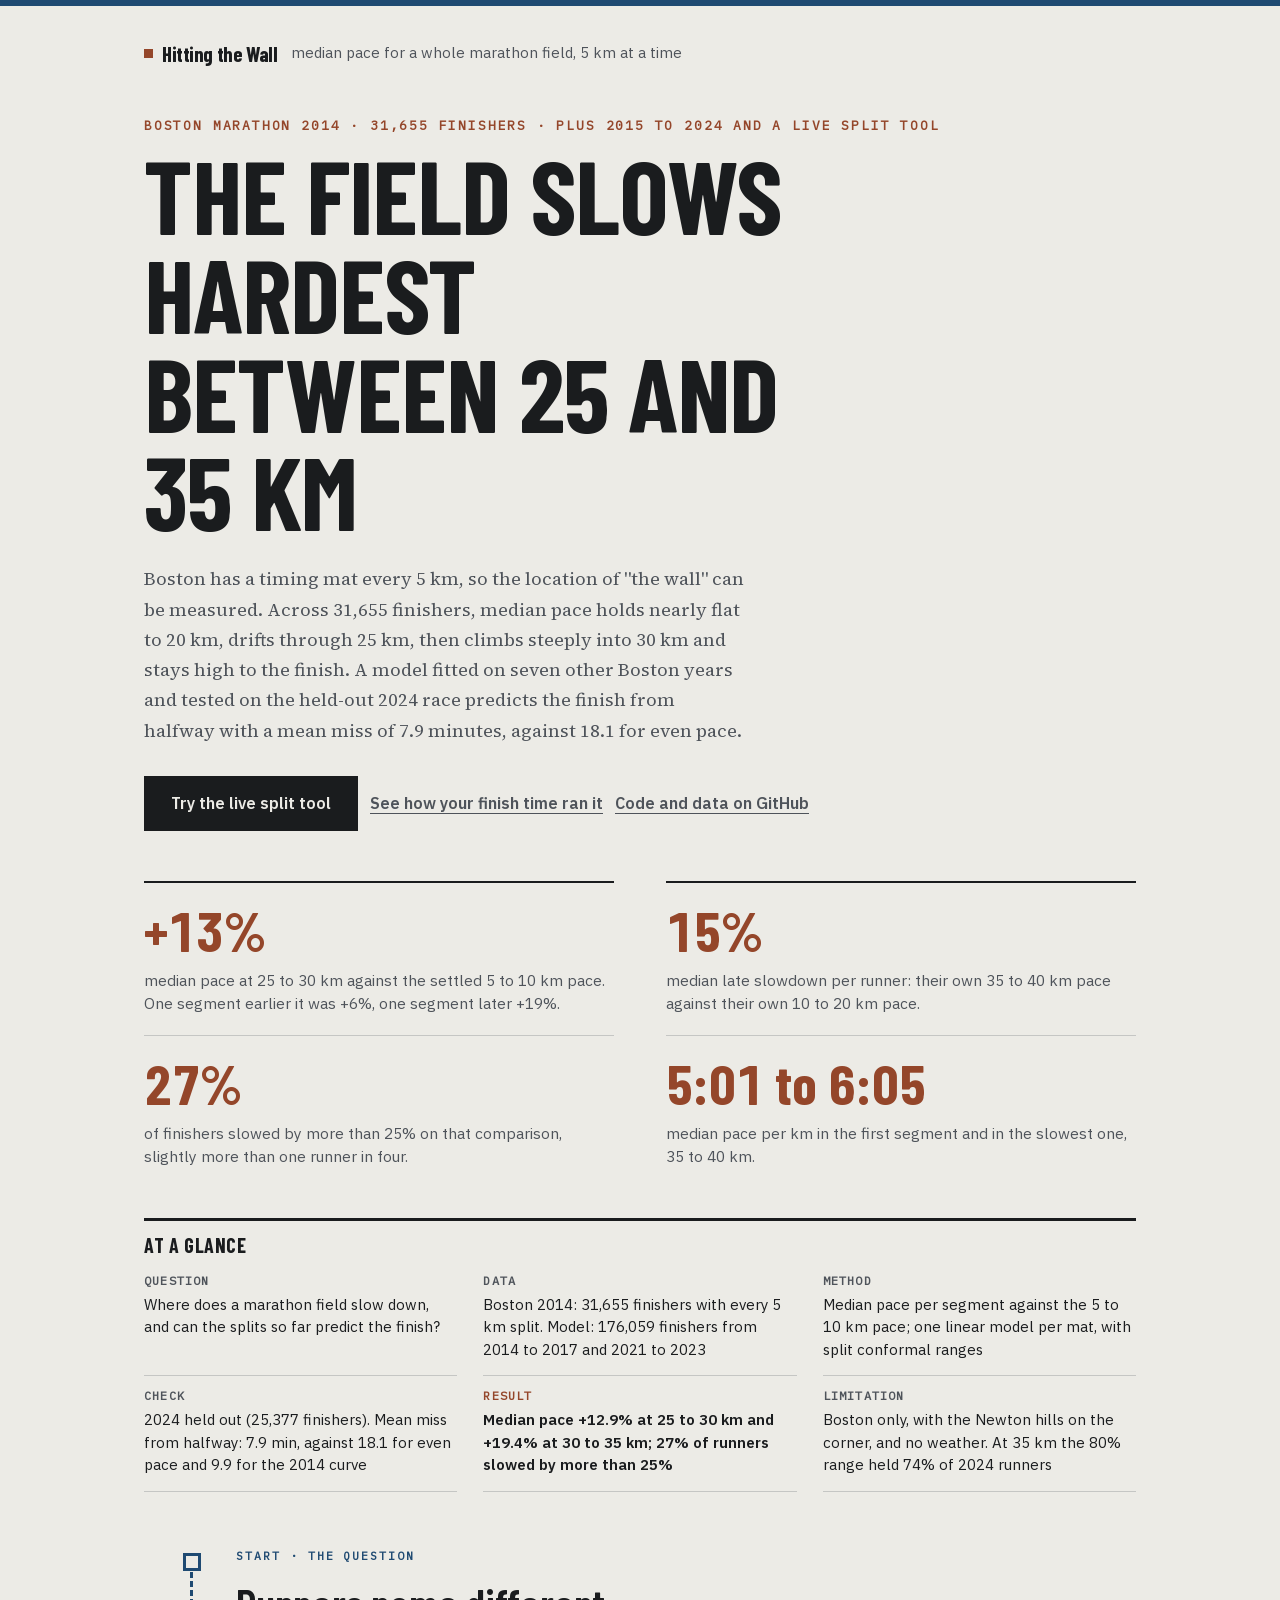
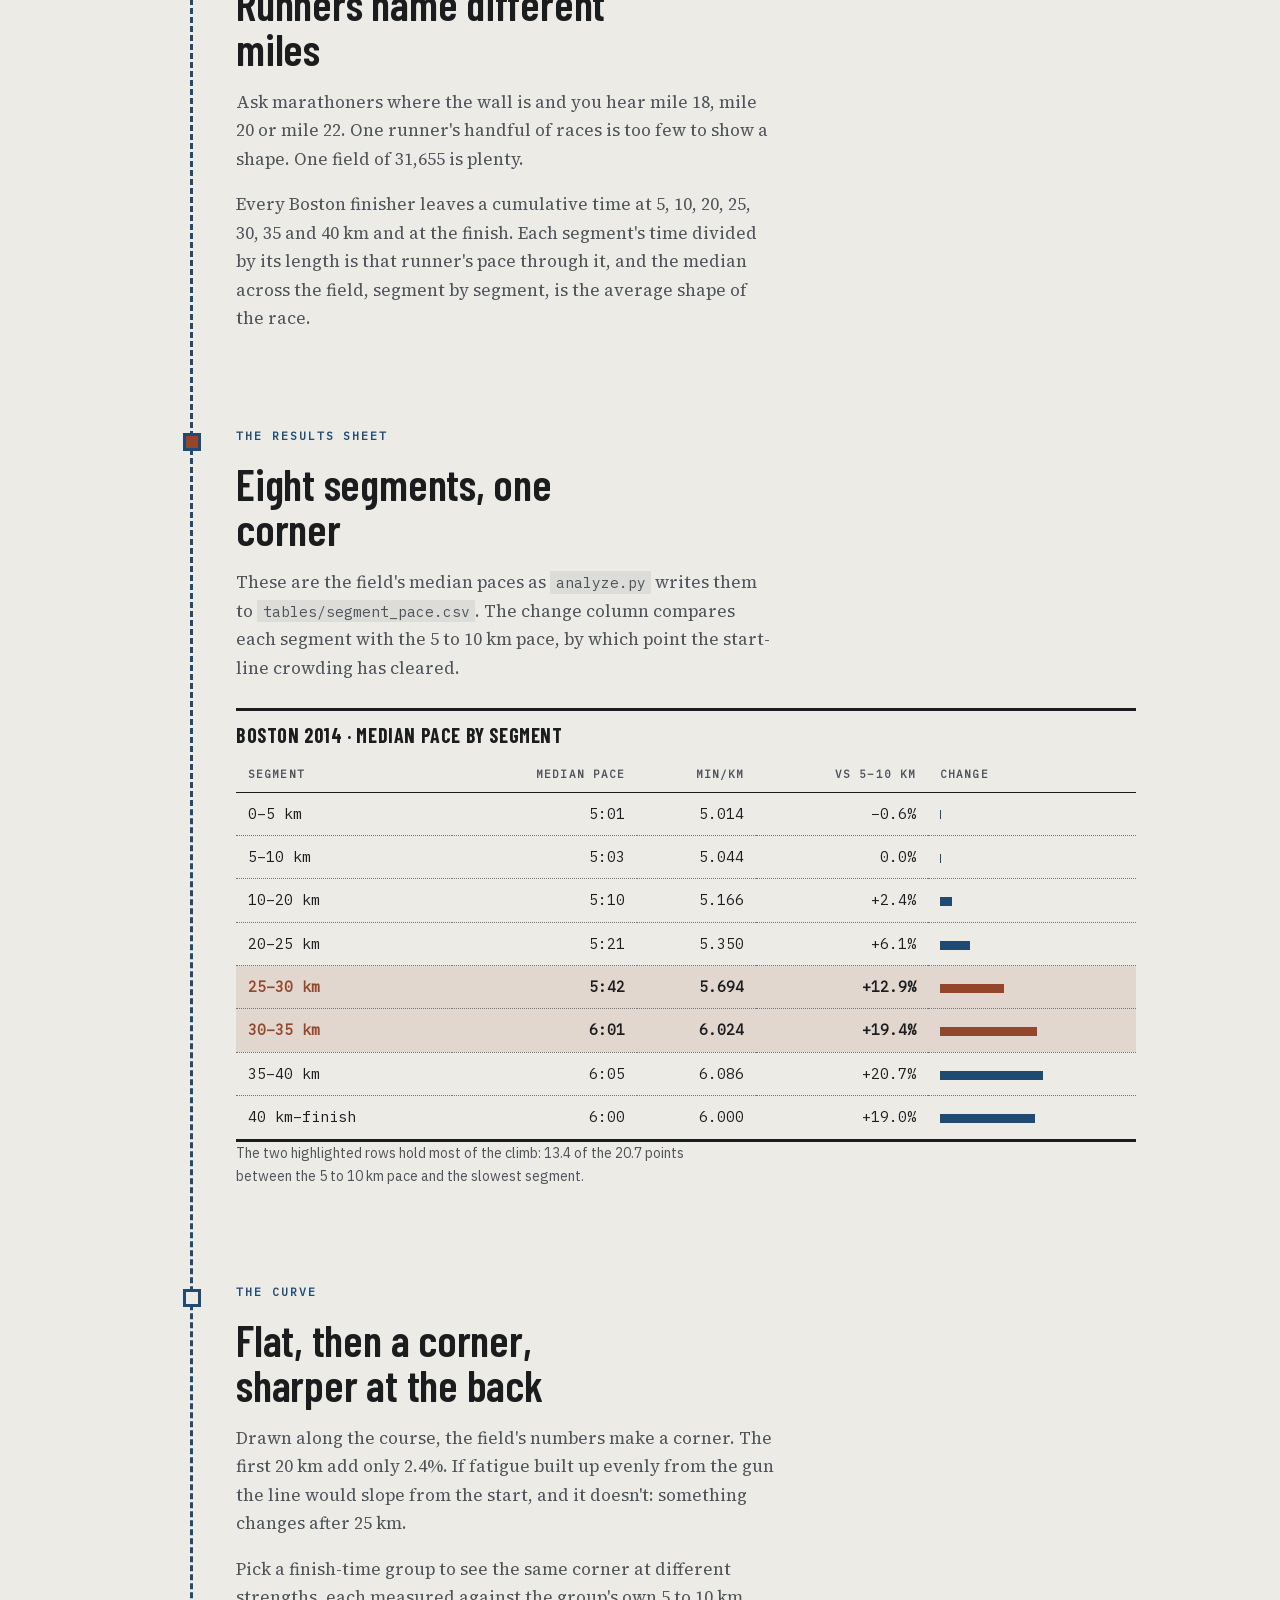
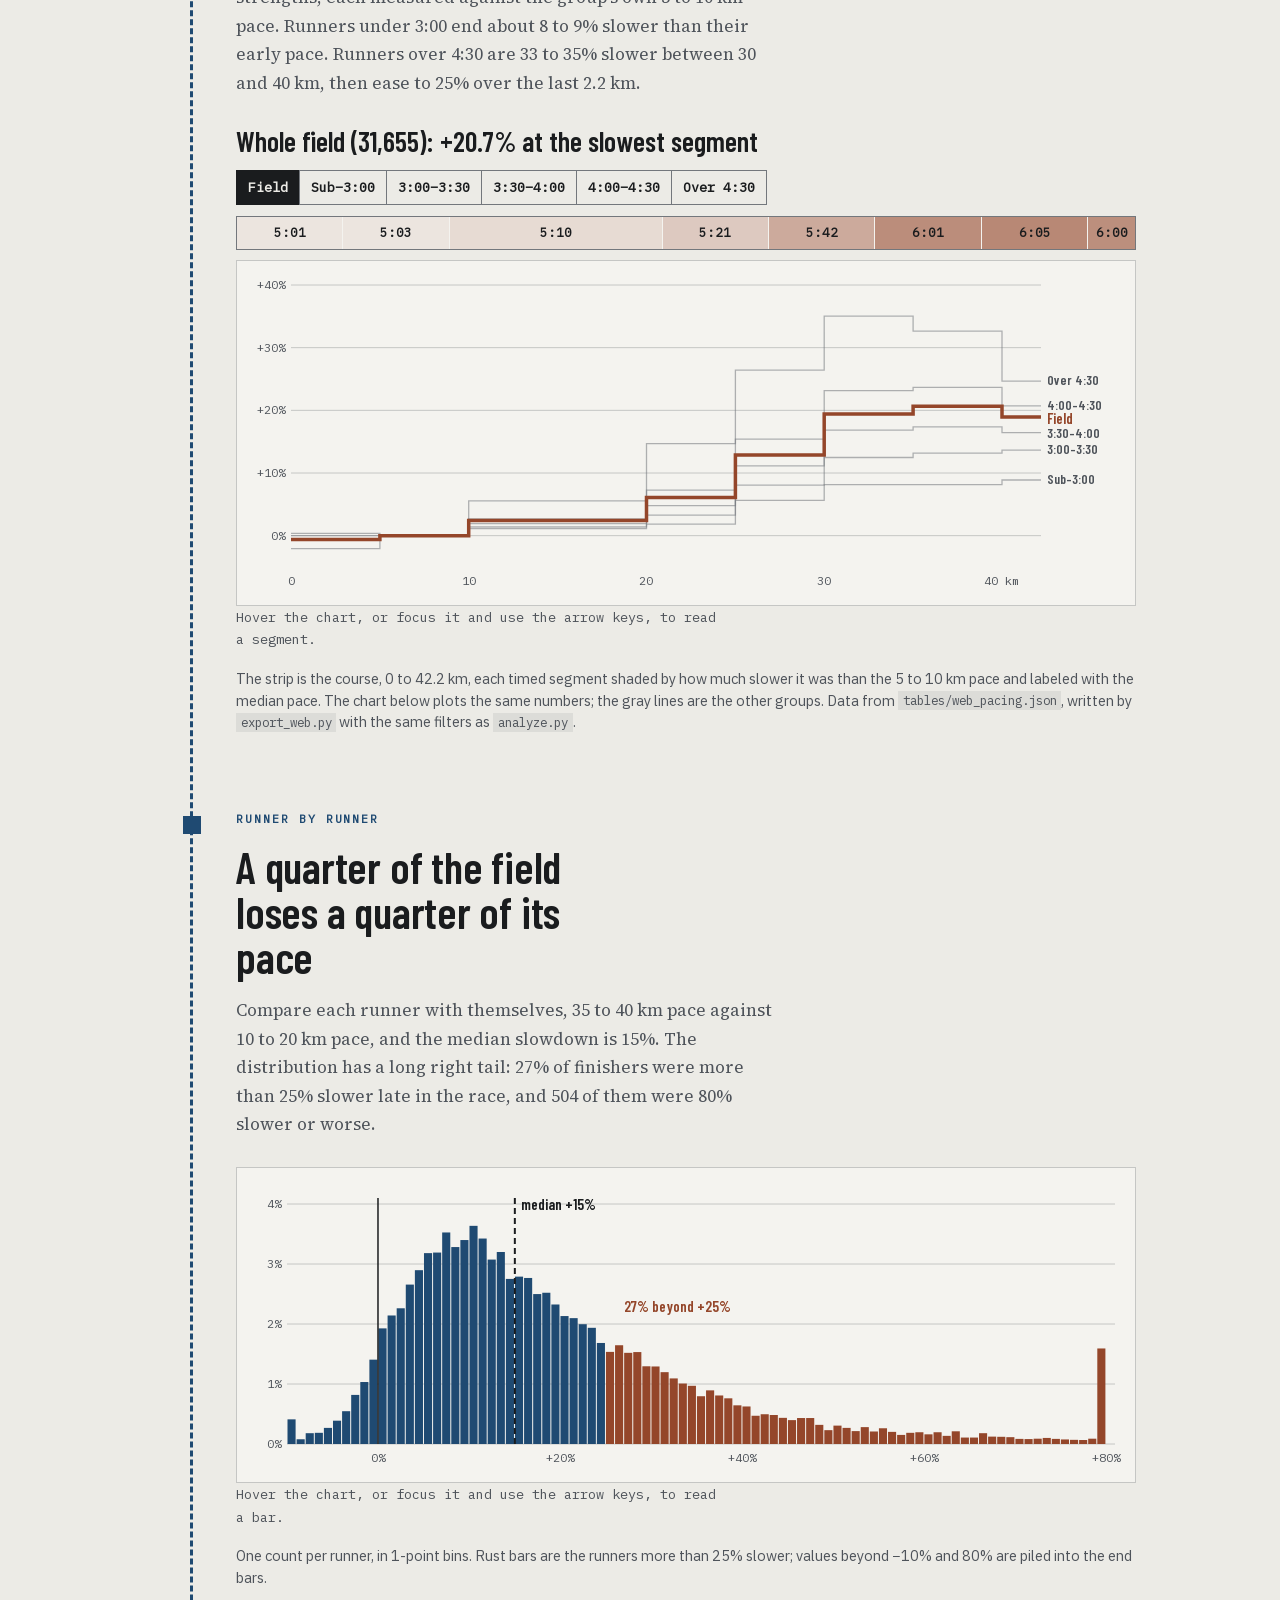
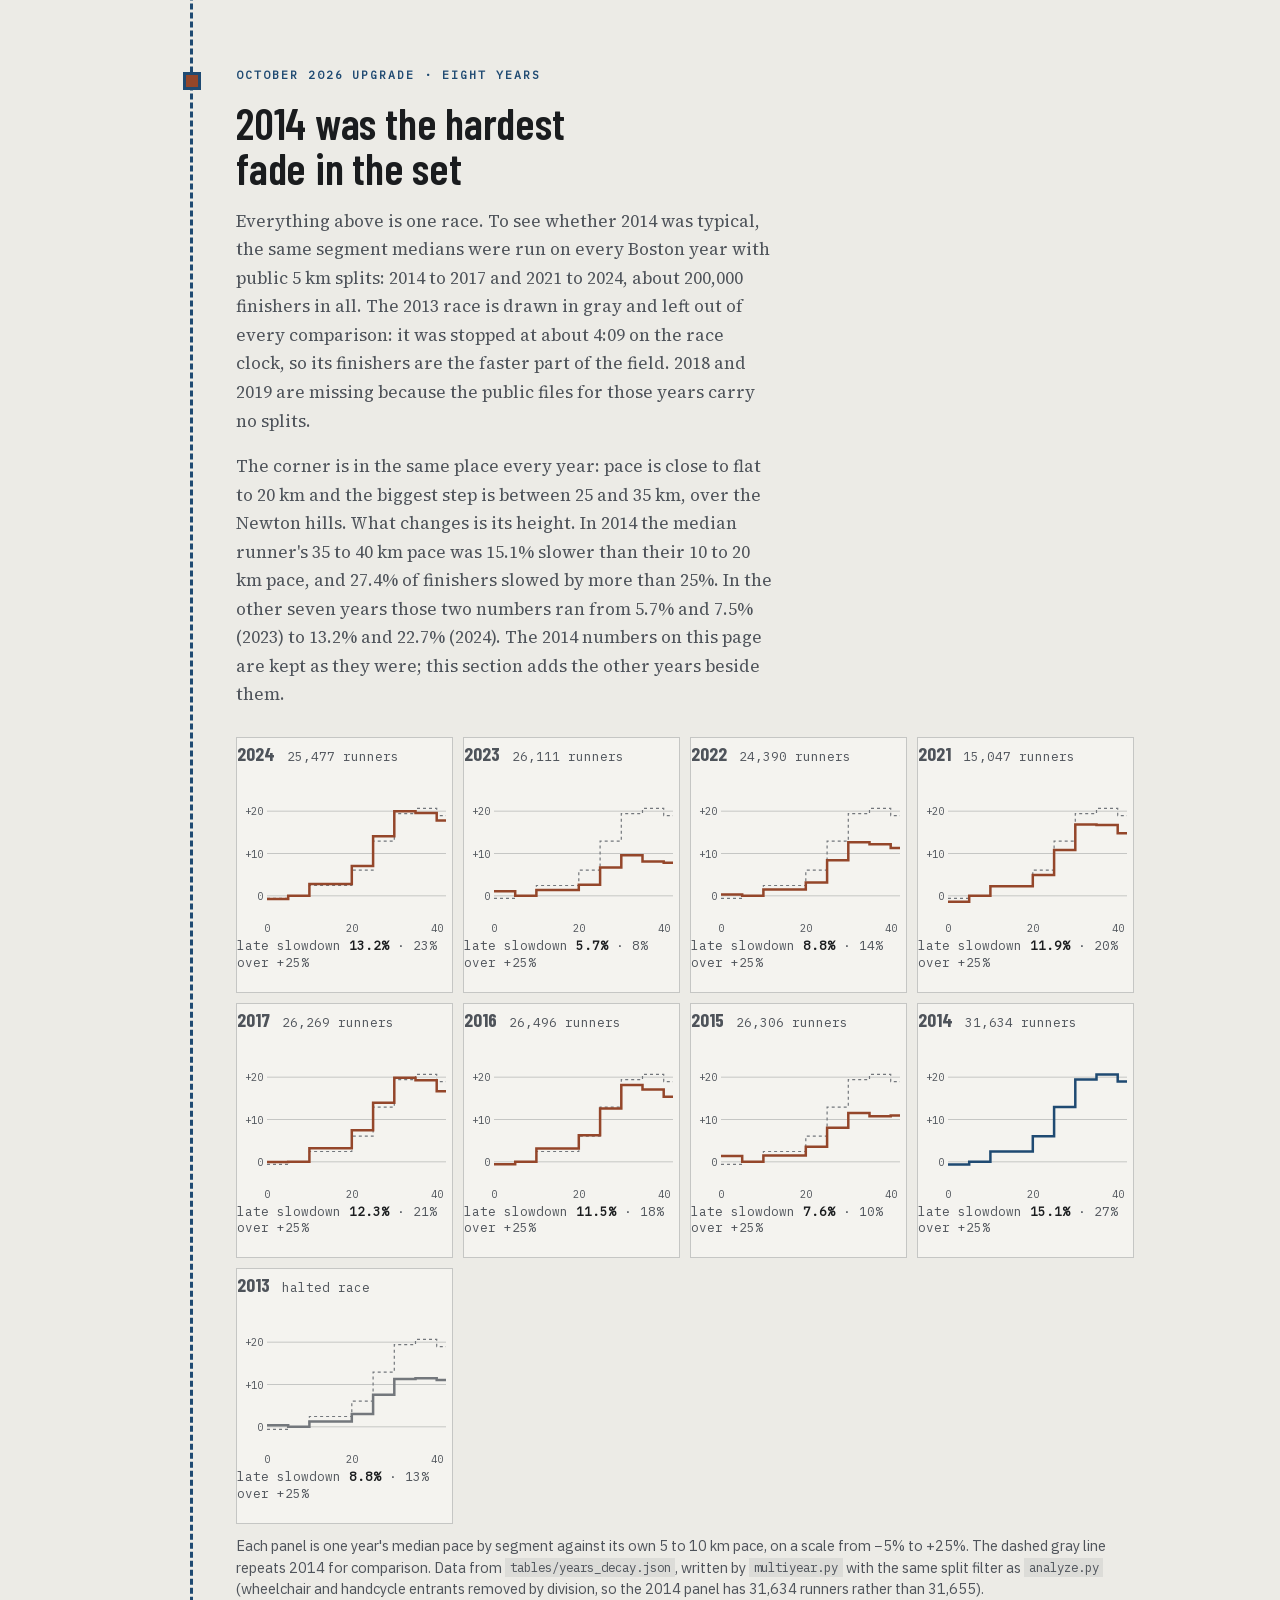
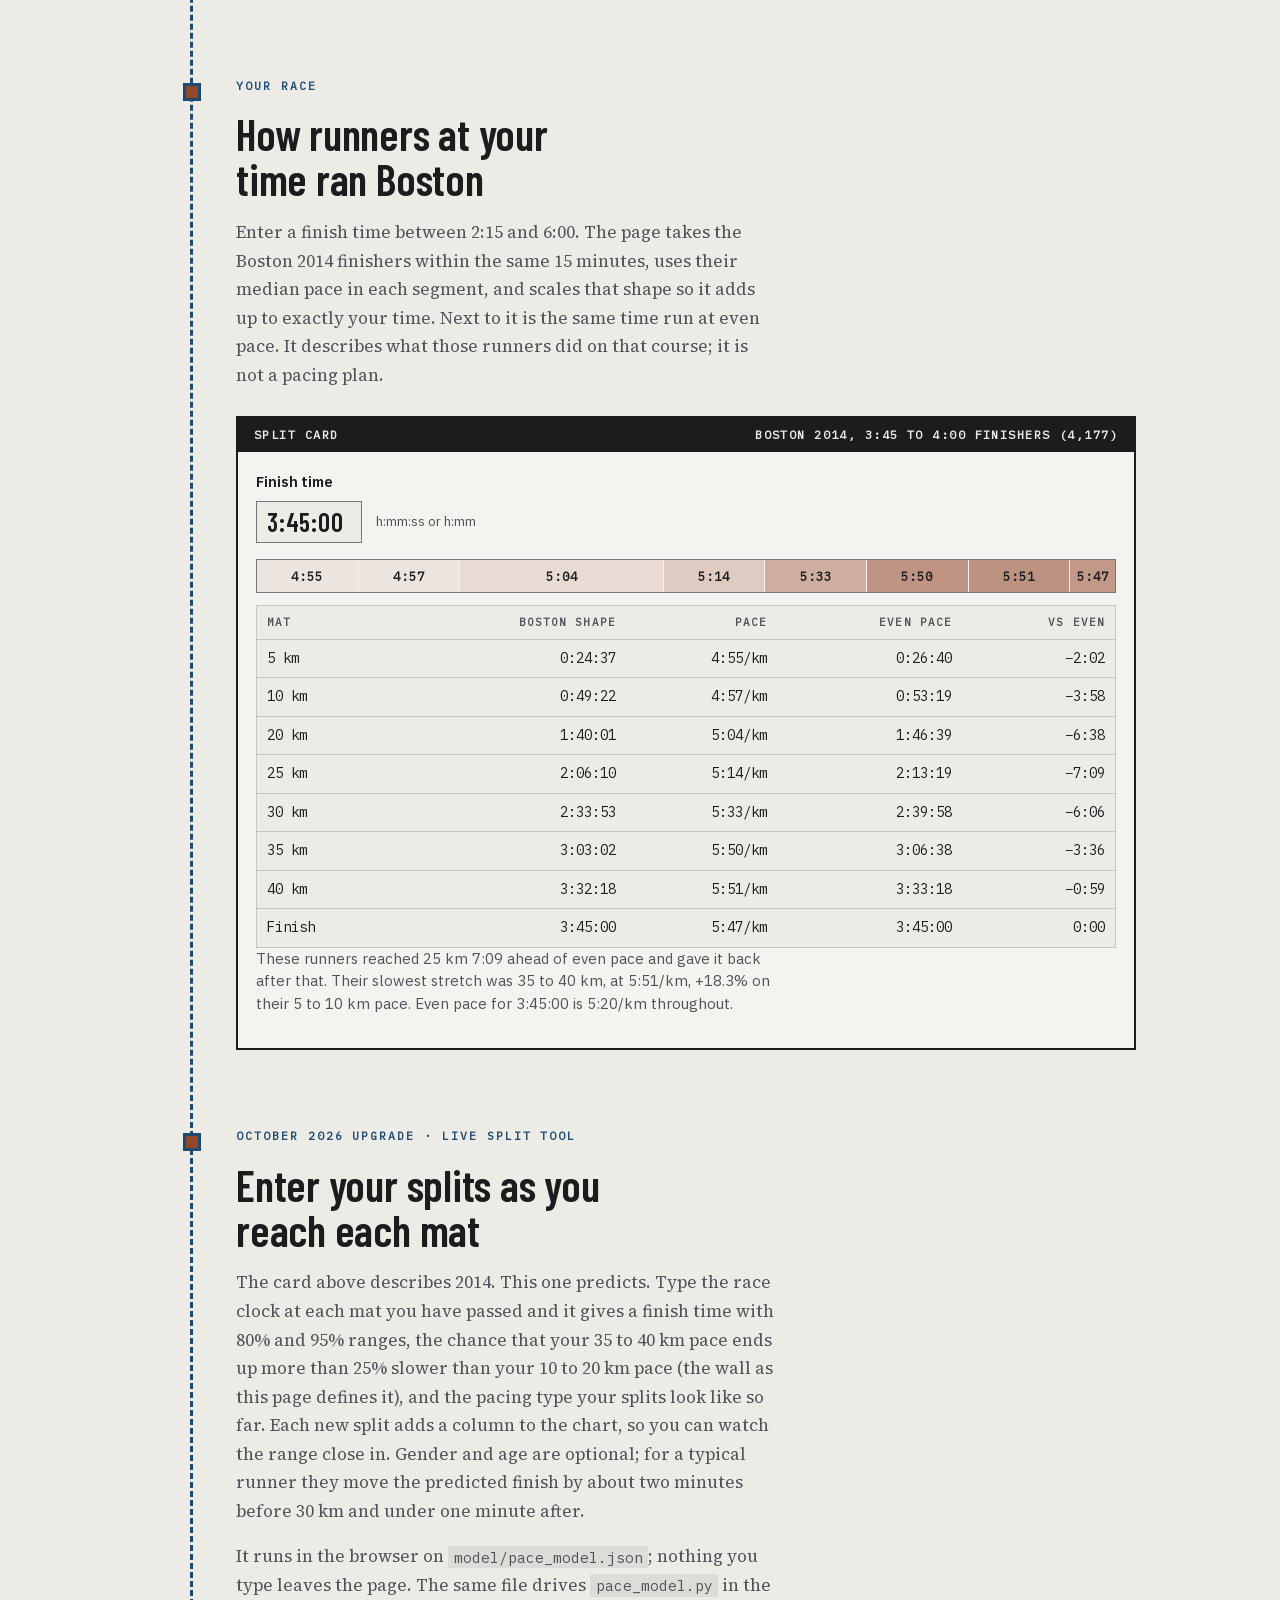
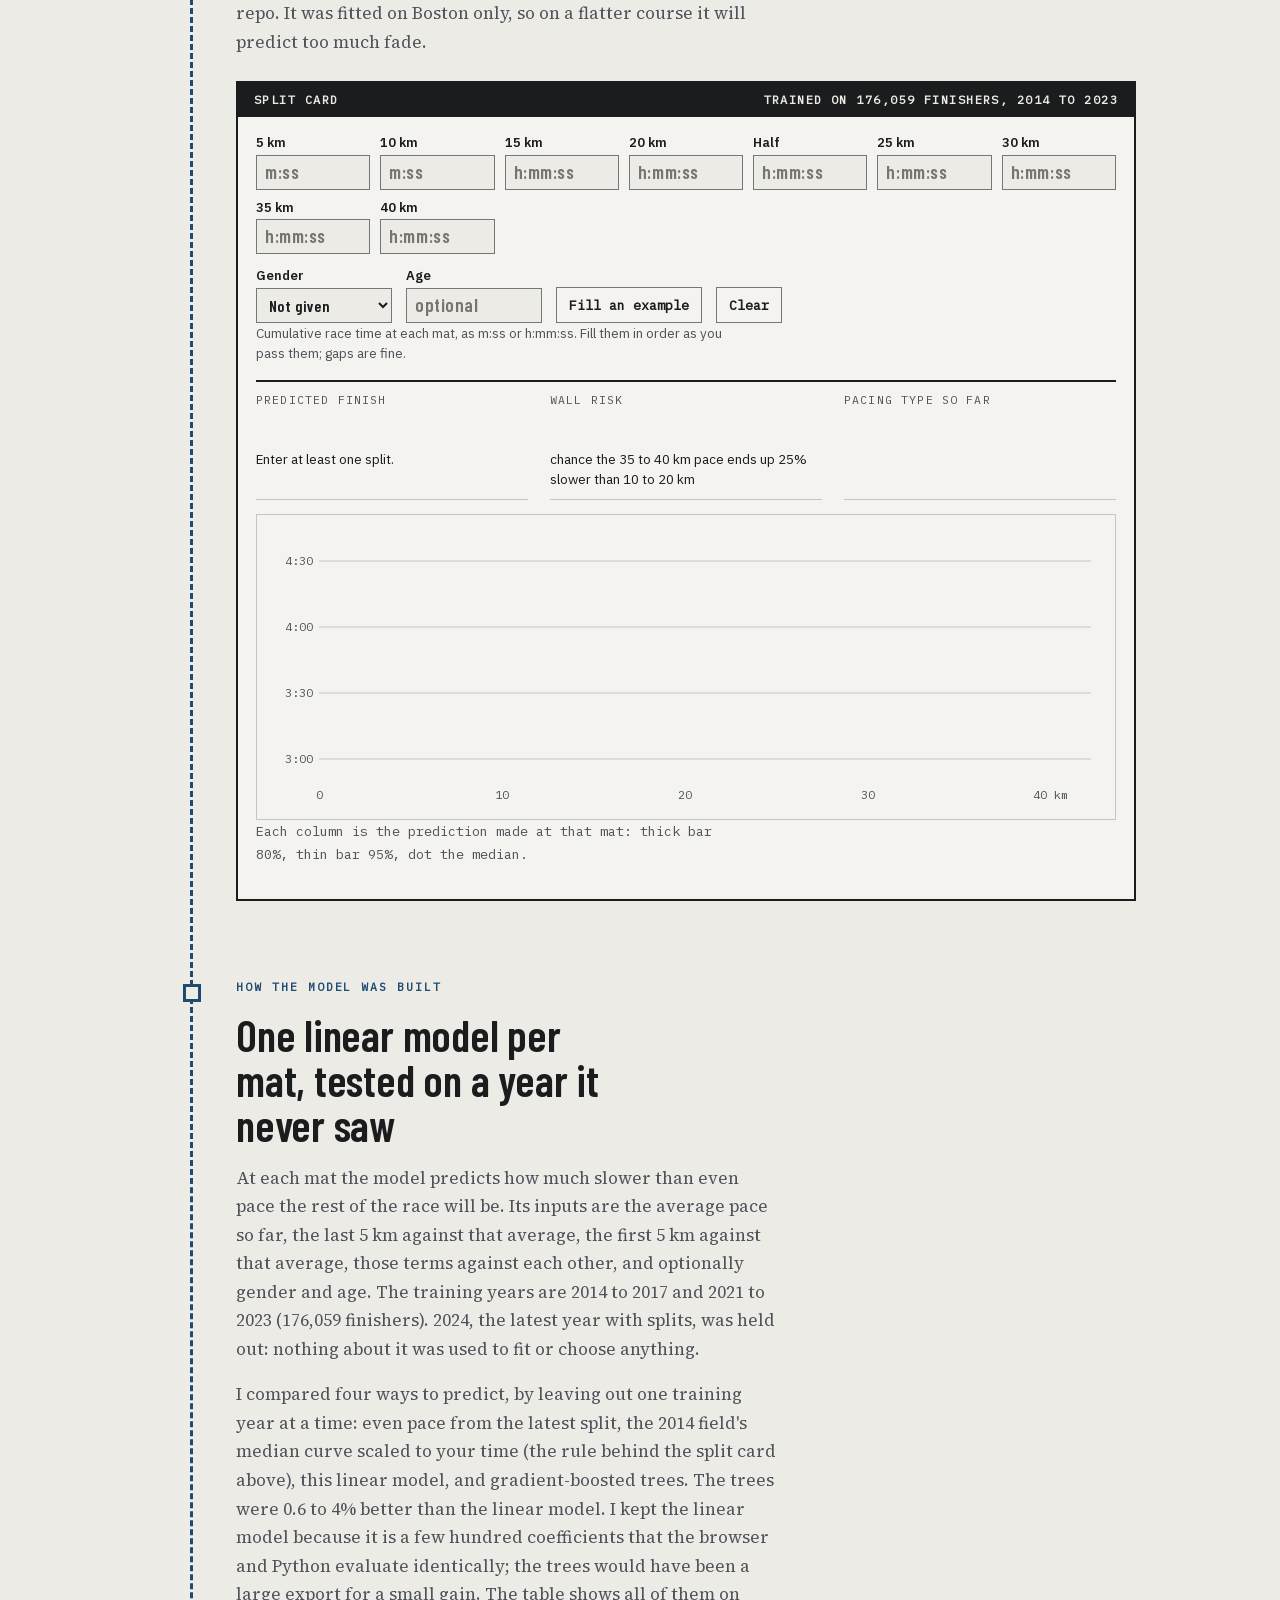
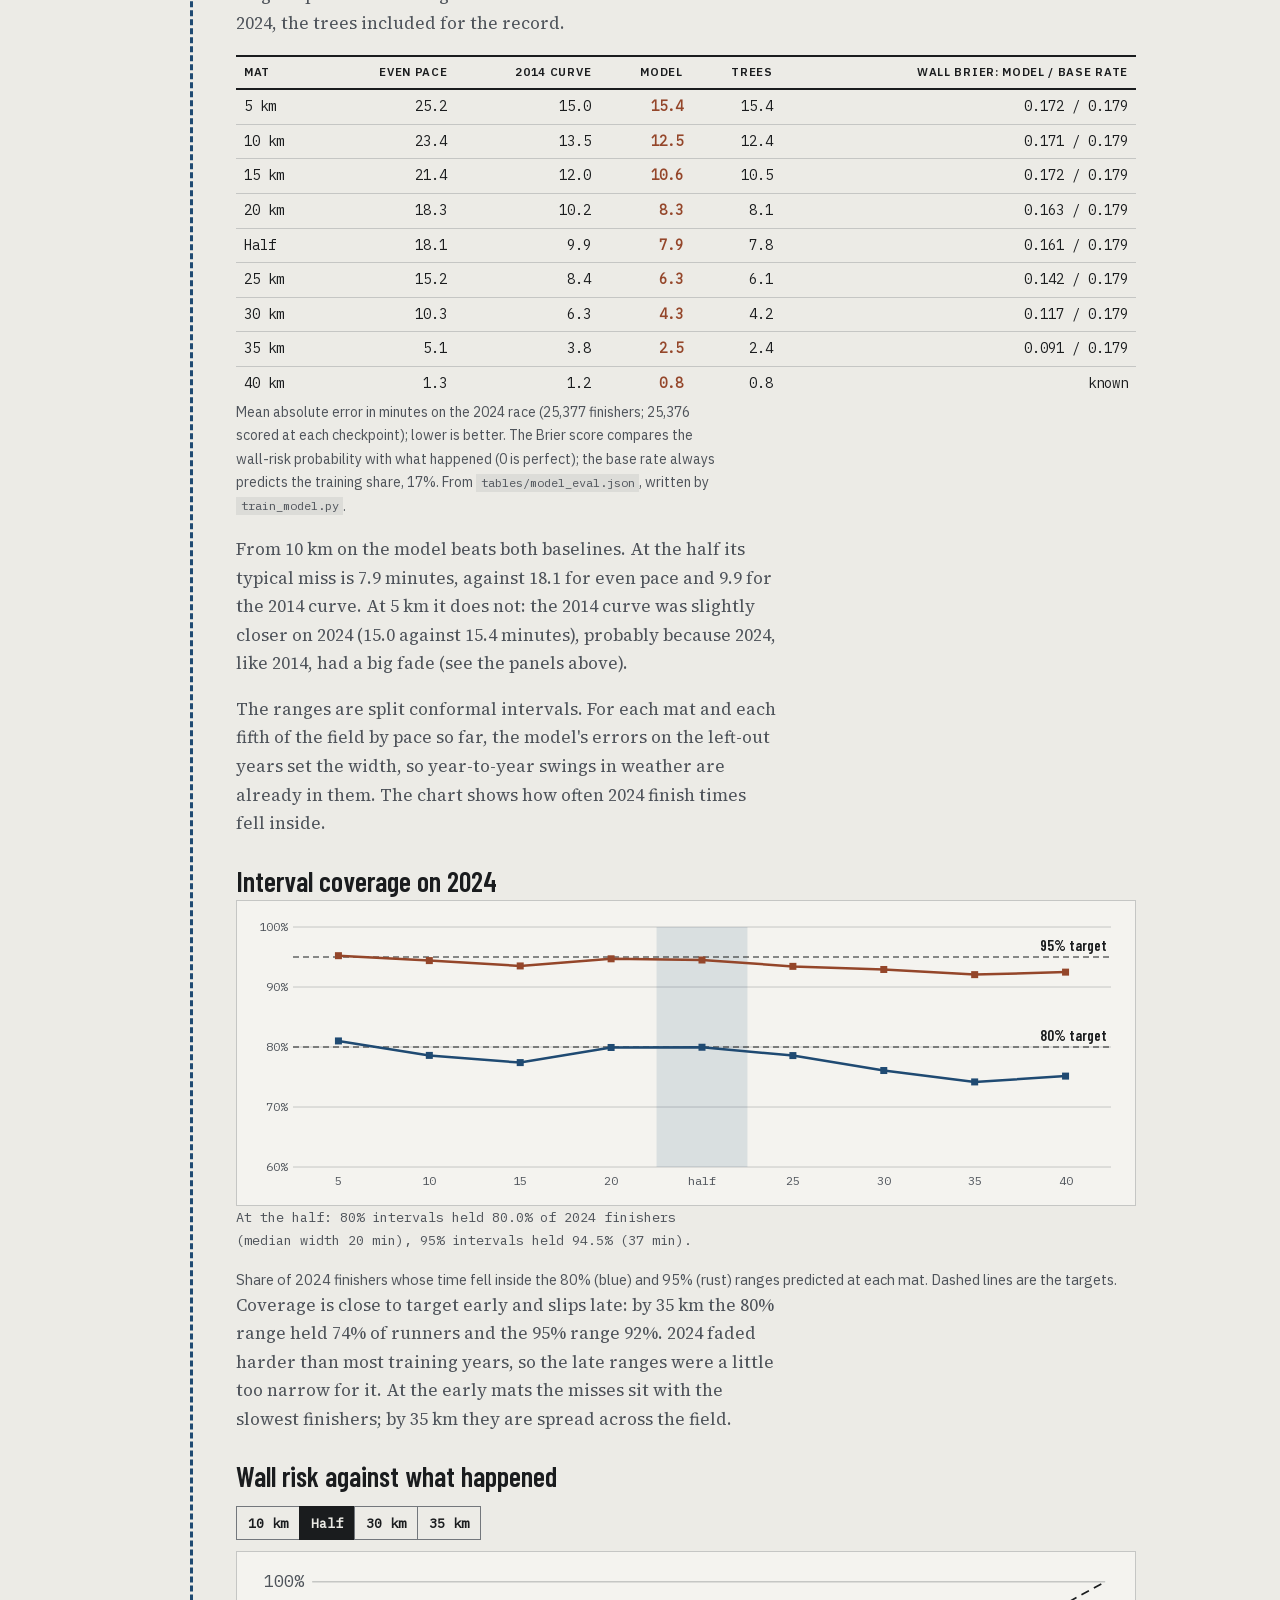
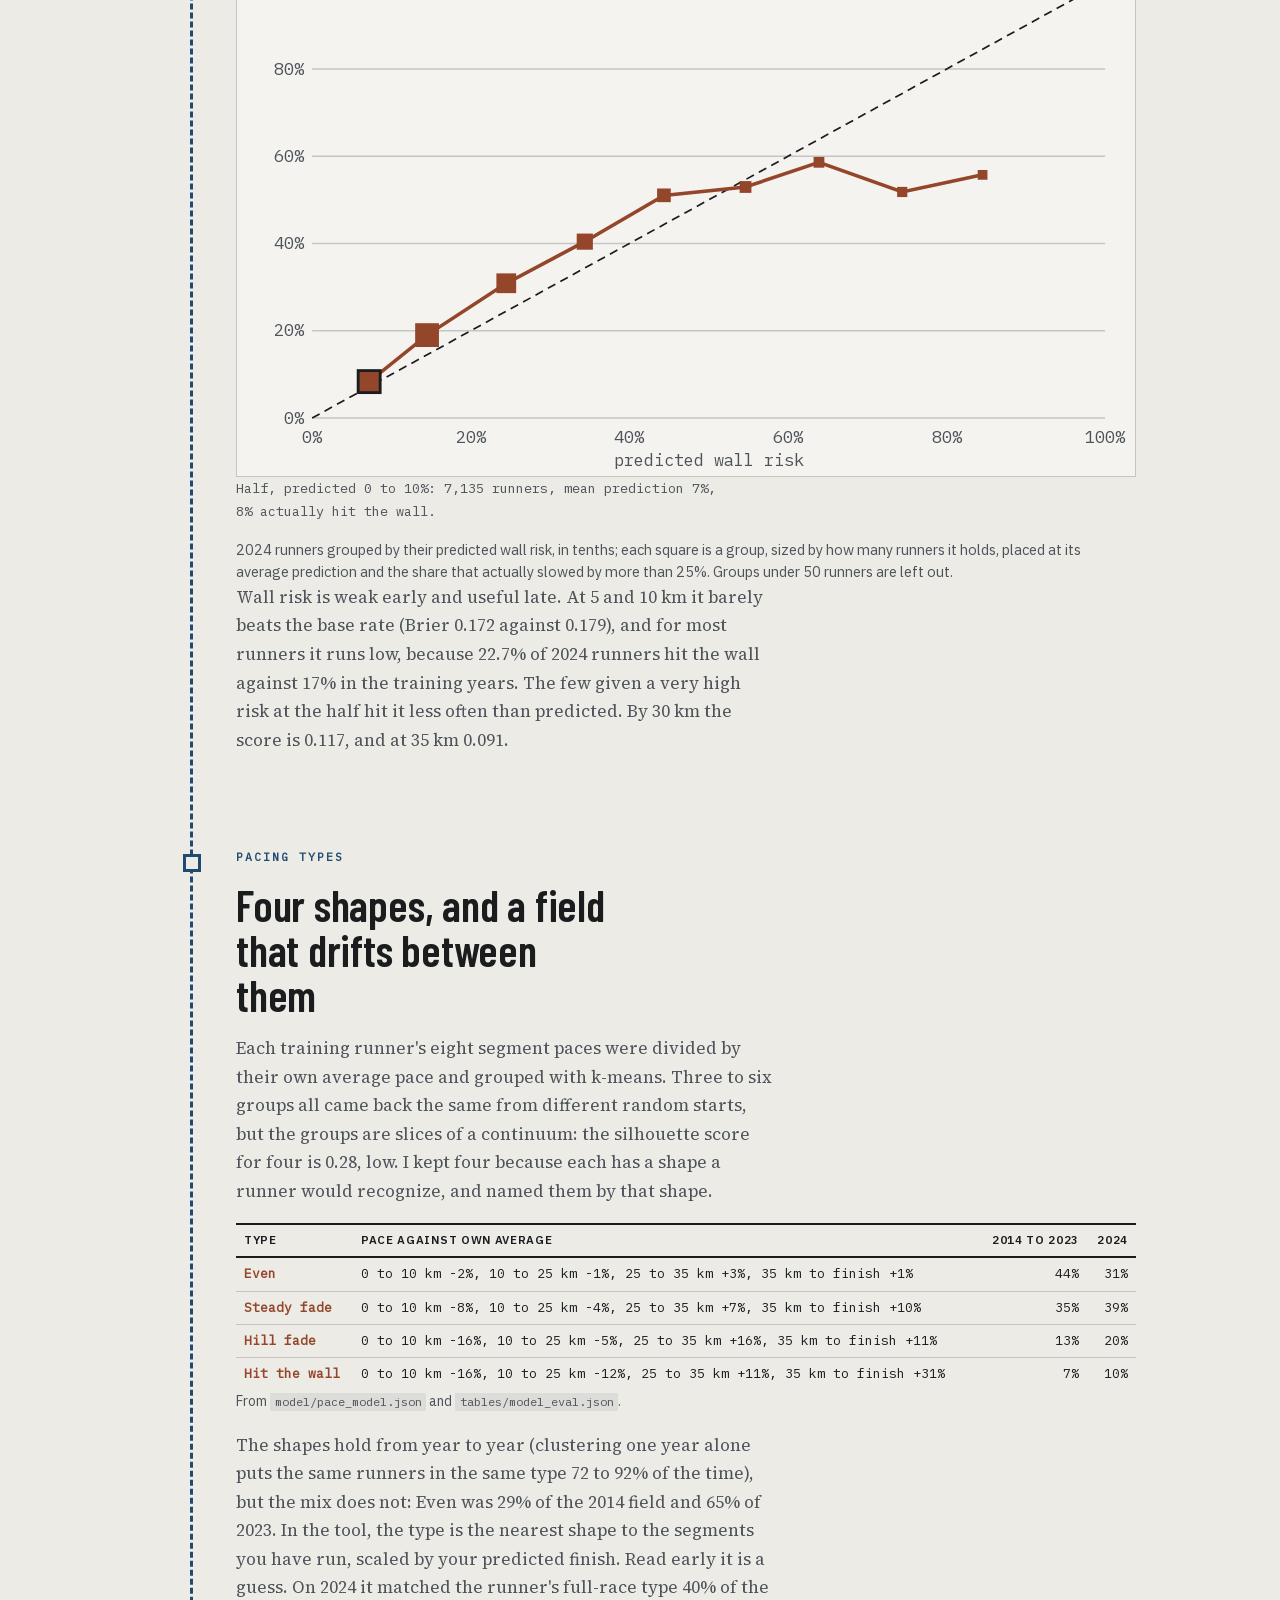
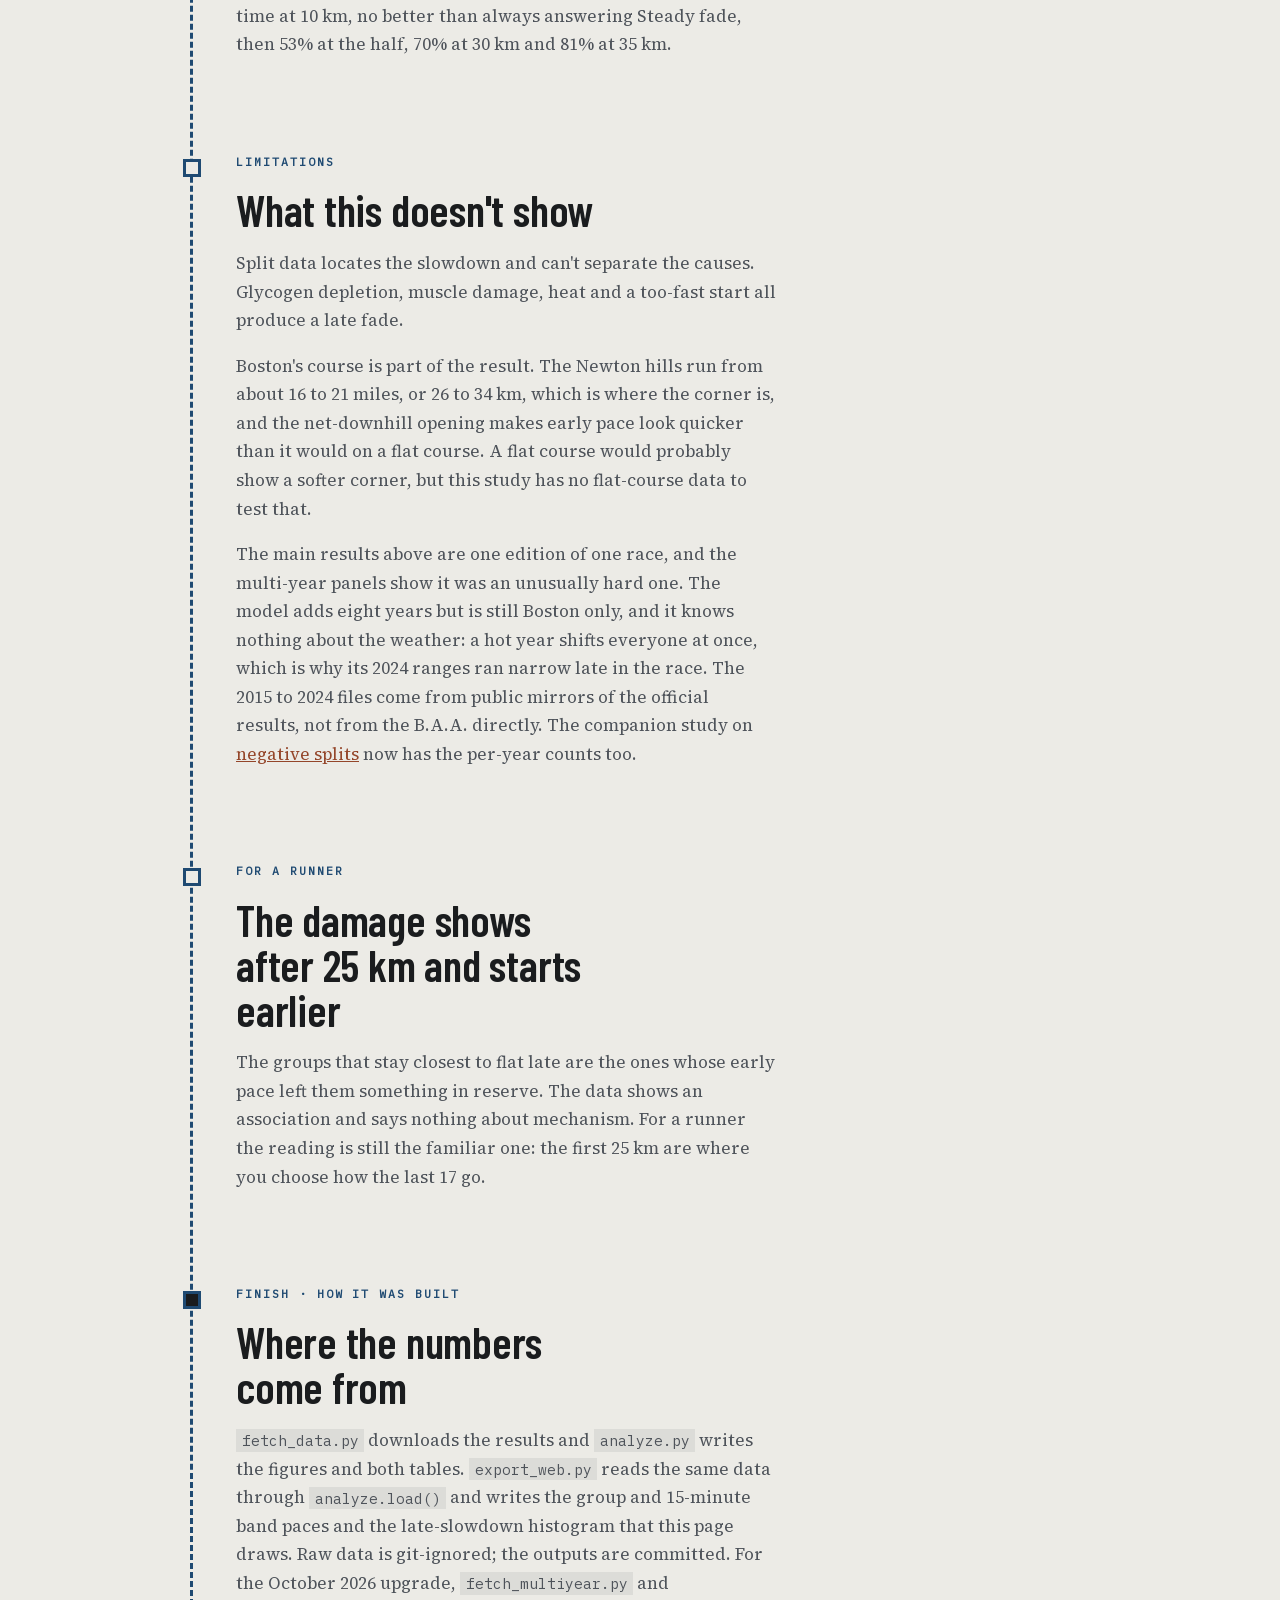
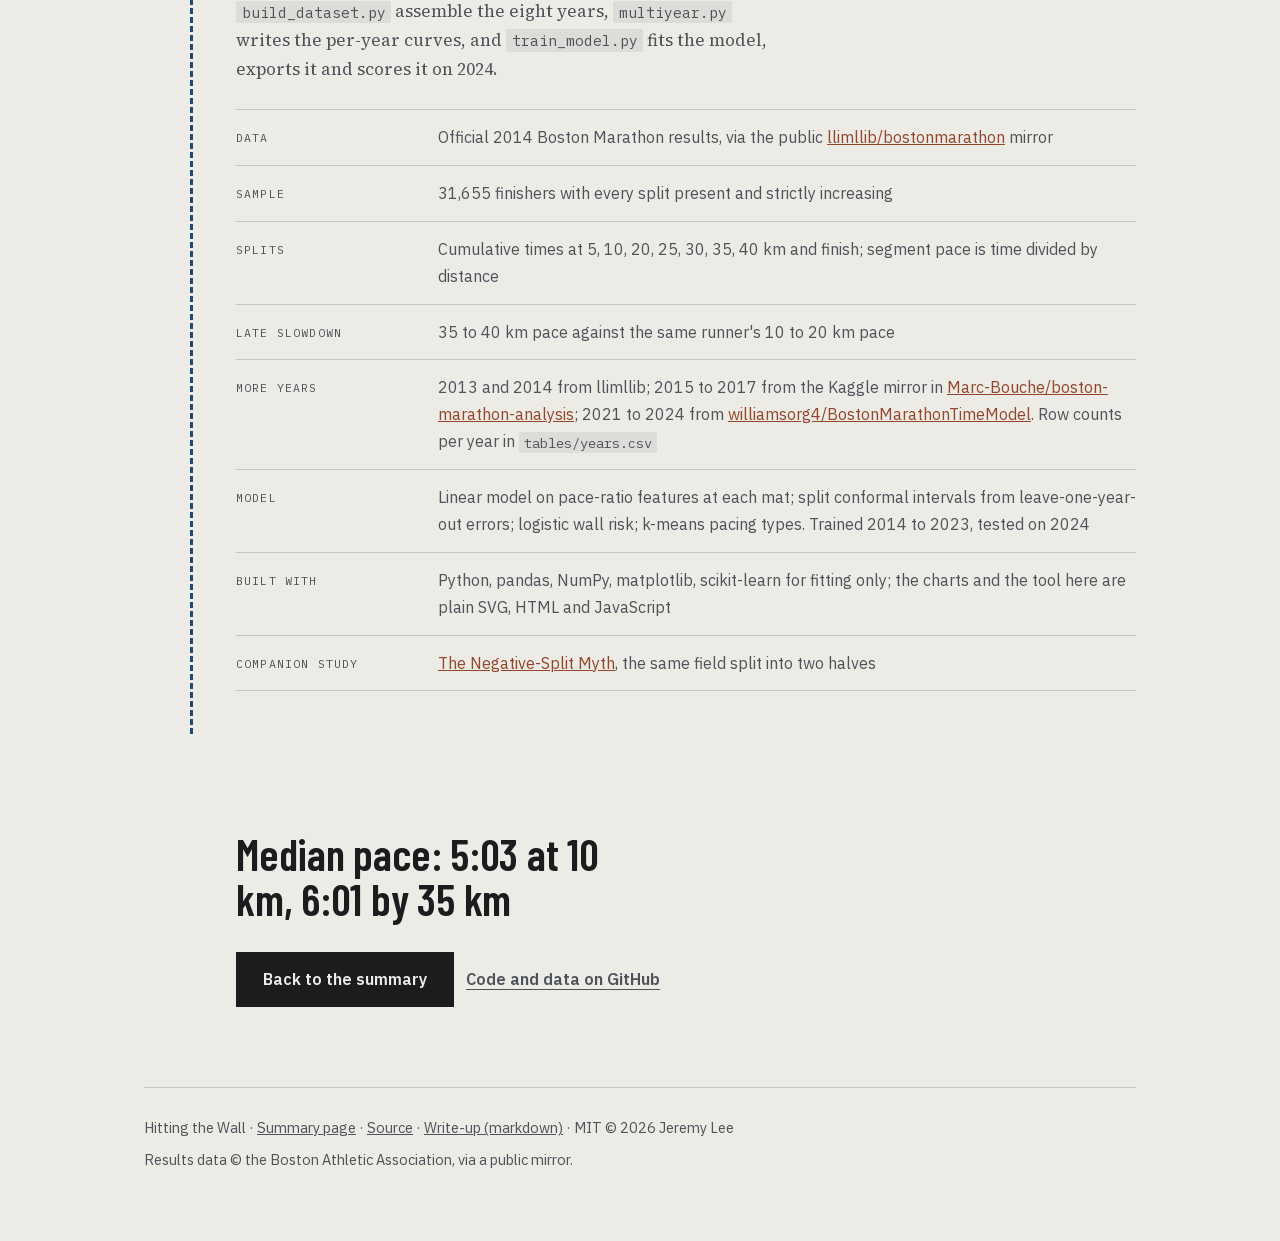
<file: overview/index.html>
<!doctype html>
<html lang="en">
<head>
<meta charset="utf-8" />
<meta name="viewport" content="width=device-width, initial-scale=1, viewport-fit=cover" />
<title>Hitting the Wall: where a marathon field slows down</title>
<meta name="description" content="Per-5K splits from 31,655 Boston 2014 finishers, now set beside eight Boston years and a live split tool that predicts your finish band, wall risk and pacing type, checked on the 2024 race it never saw." />
<meta name="theme-color" content="#ECEBE6" />
<meta property="og:title" content="Hitting the Wall" />
<meta property="og:description" content="Where a Boston field slows, across eight years, and a split tool that narrows your finish band as you pass each mat." />
<meta property="og:type" content="article" />
<meta property="og:url" content="https://lyhjeremy.github.io/marathon-pacing-decay/overview/" />
<meta property="og:image" content="https://lyhjeremy.github.io/marathon-pacing-decay/og.png" />
<meta property="og:image:width" content="1200" />
<meta property="og:image:height" content="630" />
<meta property="og:image:alt" content="Hitting the Wall" />
<meta name="twitter:card" content="summary_large_image" />
<style>
  :root {
    --paper: #ECEBE6;
    --card: #F4F3EF;
    --plate: #F4F3EF;
    --ink: #1A1C1E;
    --ink2: #4E535A;
    --muted: #4E535A;
    --rule: #C5C6C4;
    --accent: #94462A;
    --accent2: #1F4A72;
    --link: #94462A;
    --serif: "Source Serif 4", "Iowan Old Style", "Palatino Linotype", Palatino, serif;
    --sans: "IBM Plex Sans", "Helvetica Neue", Helvetica, Arial, sans-serif;
    --mono: "IBM Plex Mono", "SF Mono", Menlo, Consolas, monospace;
    --display: "Barlow Condensed", "Arial Narrow", sans-serif;
    --edge: #73777C;
    --spine:  92px;
    --col:    min(100% - 2.6rem, 62rem);
  }
  @media (prefers-color-scheme: dark) {
    :root {
      --paper: #17191C;
      --card: #202327;
      --plate: #202327;
      --ink: #E4E5E3;
      --ink2: #A3A8AE;
      --muted: #A3A8AE;
      --rule: #383C41;
      --accent: #D9906C;
      --accent2: #7FA8D3;
      --link: #D9906C;
      --edge: #6B7076;
    }
  }

  @font-face{font-family:"Source Serif 4";src:url("../fonts/SourceSerif4-400.woff2")format("woff2");font-weight:400;font-display:swap}
  @font-face{font-family:"Source Serif 4";src:url("../fonts/SourceSerif4-600.woff2")format("woff2");font-weight:600;font-display:swap}
  @font-face{font-family:"IBM Plex Sans";src:url("../fonts/IBMPlexSans-400.woff2")format("woff2");font-weight:400;font-display:swap}
  @font-face{font-family:"IBM Plex Sans";src:url("../fonts/IBMPlexSans-600.woff2")format("woff2");font-weight:600;font-display:swap}
  @font-face{font-family:"IBM Plex Mono";src:url("../fonts/IBMPlexMono-400.woff2")format("woff2");font-weight:400;font-display:swap}

  * { box-sizing: border-box; border-radius: 0; }
  html { scroll-behavior: smooth; }
  body {
    margin: 0; background: var(--paper); color: var(--ink);
    font-family: var(--serif); font-size: clamp(17px, 0.55rem + 0.6vw, 19.5px);
    line-height: 1.68; -webkit-font-smoothing: antialiased; overflow-x: hidden;
  }
  img { max-width: 100%; height: auto; display: block; }
  a { color: var(--link); }
  :focus-visible { outline: 2px solid var(--accent); outline-offset: 3px; border-radius: 0; }
  strong { font-weight: 700; color: var(--ink); }
  code { font-family: var(--mono); font-size: .86em;
         background: color-mix(in srgb, var(--ink) 7%, transparent);
         padding: .12em .38em; border-radius: 0; }
  .wrap { width: var(--col); margin: 0 auto; }

  .eyebrow { font-family: var(--mono); font-weight: 600; font-size: 11.5px;
             letter-spacing: .17em; text-transform: uppercase; color: var(--muted);
             margin: 0 0 14px; }

  .masthead { display: flex; align-items: baseline; gap: 14px; flex-wrap: wrap; padding: 30px 0 0; }
  .logo { font-family: var(--sans); font-weight: 800; font-size: 21px;
          letter-spacing: -.02em; display: flex; align-items: center; gap: 9px; }
  .dot { width: 9px; height: 9px; border-radius: 0; background: var(--accent); flex: none; }
  .tagline { font-size: 15px; color: var(--ink2); font-family: var(--sans); }

  .hero { padding: 44px 0 54px; }
  .kicker { font-family: var(--sans); font-size: clamp(18px, 2.1vw, 23px); font-weight: 600;
            color: var(--muted); margin: 0 0 8px; letter-spacing: -.01em; }
  .hero h1 { font-family: var(--sans); font-size: clamp(37px, 6vw, 72px); font-weight: 800;
             letter-spacing: -.035em; line-height: 1.04; margin: 0; max-width: 17ch; }
  .hero-sub { margin: 24px 0 0; font-size: 1.06em; color: var(--ink2); max-width: 60ch; }

  .cta-row { display: flex; gap: 12px; flex-wrap: wrap; margin-top: 30px; align-items: center; }
  .btn { display: inline-block; padding: 13px 26px; border-radius: 0;
         font-family: var(--sans); font-weight: 700; font-size: 16px;
         text-decoration: none; border: 1px solid var(--ink); }
  .btn:hover { transform: translateY(-1px); }
  .btn-primary { background: var(--ink); color: var(--paper); }
  .textlink { font-family: var(--sans); font-size: 16px; font-weight: 600; color: var(--ink2);
              text-decoration: underline; text-underline-offset: 4px;
              text-decoration-thickness: 1px; }
  .textlink:hover { color: var(--ink); }

  .claims { display: grid; grid-template-columns: 1fr; gap: 0 52px; margin: 50px 0 0; }
  @media (min-width: 760px) { .claims { grid-template-columns: 1fr 1fr; } }
  .claim { padding: 18px 0 20px; border-top: 1px solid var(--rule); }
  .claim:first-child, .claim:nth-child(2) { border-top: 2px solid var(--ink); }
  @media (max-width: 759px) { .claim:nth-child(2) { border-top: 1px solid var(--rule); } }
  .claim .n { font-family: var(--sans); font-weight: 800; font-size: 40px; line-height: 1.05;
              color: var(--accent); letter-spacing: -.03em; font-variant-numeric: tabular-nums; }
  .claim h3 { margin: 0 0 6px; }
  .claim p { margin: 9px 0 0; font-size: 15.5px; color: var(--ink2); line-height: 1.5;
             font-family: var(--sans); }

  .route { position: relative; padding-bottom: 30px; }
  .route::before { content: ""; position: absolute; left: calc(var(--spine) / 2); top: 8px;
                   bottom: 80px; width: 2px; background: var(--rule); }
  .stop { position: relative; padding: 0 0 76px var(--spine); }
  .stop::before { content: ""; position: absolute; left: calc(var(--spine) / 2 - 7px); top: 7px;
                  width: 16px; height: 16px; border-radius: 0;
                  background: var(--paper); border: 2px solid var(--ink); box-sizing: border-box; }
  .stop--key::before { background: var(--accent); border-color: var(--accent); }
  .stop--warn::before { background: var(--accent2); border-color: var(--accent2); }
  .stop--end::before { background: var(--ink); }

  h2 { font-family: var(--sans); font-size: clamp(27px, 3.7vw, 38px); font-weight: 800;
       letter-spacing: -.027em; line-height: 1.13; margin: 12px 0 16px; max-width: 19ch; }
  h3 { font-family: var(--sans); font-size: 17px; font-weight: 700; margin: 0 0 7px;
       letter-spacing: -.012em; }
  .stop p { margin: 0 0 17px; max-width: 60ch; color: var(--ink2); }

  .bignum { font-family: var(--sans); font-weight: 800; font-size: clamp(74px, 10vw, 128px);
            line-height: .86; letter-spacing: -.05em; margin: 6px 0 4px; color: var(--accent);
            font-variant-numeric: tabular-nums; }
  .bignum-note { font-family: var(--sans); font-size: 16px; color: var(--muted); margin: 0 0 20px; }

  /* A white-background chart would glow in dark mode; the plate makes it read
     as a deliberately printed page instead. */
  figure { margin: 28px 0 0; }
  .plate { background: var(--plate); border: 1px solid var(--rule); border-radius: 0;
           padding: 14px; overflow: hidden; }
  .plate img { border-radius: 0; }
  .plate--flush { padding: 0; }
  .shot { border-radius: 0; border: 1px solid var(--rule);
          overflow: hidden; background: var(--card); }
  /* min() so the cap never exceeds the column on a phone */
  .shot--narrow { max-width: min(430px, 100%); }
  figcaption { margin-top: 11px; font-family: var(--sans); font-size: 14.5px;
               color: var(--muted); line-height: 1.5; }
  .panels { display: grid; grid-template-columns: repeat(auto-fit, minmax(258px, 1fr));
            gap: 22px; margin-top: 28px; }
  .panels figure { margin: 0; }

  .pull { margin: 30px 0 0; padding: 20px 25px; border-left: 3px solid var(--accent);
          background: color-mix(in srgb, var(--accent) 7%, transparent);
          border-radius: 0; }
  .pull p { margin: 0 0 9px; color: var(--ink); max-width: none; }
  .pull p:last-of-type { margin: 0; }
  .pull .who { font-family: var(--mono); font-size: 11px; letter-spacing: .12em;
               text-transform: uppercase; color: var(--muted); display: block; margin-top: 9px; }

  .grid { display: grid; grid-template-columns: repeat(auto-fit, minmax(238px, 1fr));
          gap: 1px; margin-top: 28px; background: var(--rule);
          border: 1px solid var(--rule); border-radius: 0; overflow: hidden; }
  .cell { background: var(--paper); padding: 22px 20px; }
  .cell p { font-size: 15px; margin: 0; color: var(--ink2); max-width: none;
            line-height: 1.55; font-family: var(--sans); }

  /* results tables: scroll inside their own box, never the page */
  .tablewrap { margin-top: 26px; overflow-x: auto; border: 1px solid var(--rule);
               border-radius: 0; background: var(--card); }
  table { border-collapse: collapse; width: 100%; min-width: 480px;
          font-family: var(--sans); font-size: 15.5px; }
  th, td { padding: 12px 16px; text-align: left; border-bottom: 1px solid var(--rule); }
  th { font-family: var(--mono); font-size: 11px; letter-spacing: .1em;
       text-transform: uppercase; color: var(--muted); font-weight: 600; }
  td { color: var(--ink2); font-variant-numeric: tabular-nums; }
  tr:last-child td { border-bottom: 0; }
  .win td { color: var(--ink); font-weight: 700;
            background: color-mix(in srgb, var(--accent) 8%, transparent); }

  /* real terminal output, quoted verbatim */
  .term { margin-top: 26px; background: #14141f; color: #e6e3da; border-radius: 0;
          padding: 18px 20px; overflow-x: auto;
          border: 1px solid #2a2a3a; }
  .term pre { margin: 0; font-family: var(--mono); font-size: 13px; line-height: 1.62;
              white-space: pre; }
  .term .c { color: #9aa08f; }
  .term .g { color: #7fd18f; }
  .term .y { color: #E3BC5E; }

  .specs { margin-top: 26px; border-top: 1px solid var(--rule); }
  .spec { display: grid; grid-template-columns: 1fr; gap: 2px;
          padding: 14px 0; border-bottom: 1px solid var(--rule); }
  @media (min-width: 700px) { .spec { grid-template-columns: 178px 1fr; gap: 24px; } }
  .spec dt { font-family: var(--mono); font-size: 11.5px; letter-spacing: .1em;
             text-transform: uppercase; color: var(--muted); padding-top: 4px; }
  .spec dd { margin: 0; font-size: 16px; color: var(--ink2); font-family: var(--sans); }

  .close { padding: 6px 0 80px var(--spine); position: relative; }
  .close h2 { max-width: 20ch; }
  footer { border-top: 1px solid var(--rule); padding: 28px 0 60px;
           font-family: var(--sans); font-size: 14.5px; color: var(--muted); }
  footer a { color: var(--ink2); }
  footer p { margin: 0 0 8px; }

  @media (max-width: 640px) {
    :root { --spine: 38px; }
    .hero { padding: 36px 0 46px; }
    .stop { padding-bottom: 58px; }
    .plate { padding: 9px; }
    .term { padding: 14px 14px; }
    .term pre { font-size: 11.5px; }
  }
  @media (prefers-reduced-motion: reduce) {
    html { scroll-behavior: auto; }
    .btn { }
  }
  @font-face{font-family:"Barlow Condensed";src:url("../fonts/BarlowCondensed-600.woff2")format("woff2");font-weight:600;font-style:normal;font-display:swap}
  @font-face{font-family:"Barlow Condensed";src:url("../fonts/BarlowCondensed-700.woff2")format("woff2");font-weight:700;font-style:normal;font-display:swap}

  .btn:hover { transform: none; background: var(--accent); border-color: var(--accent); color: var(--paper); }
  .pull { border: 1px solid var(--edge); border-left: 1px solid var(--edge); background: transparent; }
  .term { background: var(--card); color: var(--ink); border: 1px solid var(--rule); }
  .term .c { color: var(--muted); } .term .g { color: var(--accent2); } .term .y { color: var(--accent); }
  .logo, .hero h1, h2, .claim .n, .bignum { font-family: var(--display); }

  /* Road: a race-day bib and the painted course line. Condensed caps, split-table numbers. */
  body { border-top: 6px solid var(--accent2); }
  .hero h1 { font-weight: 700; text-transform: uppercase; letter-spacing: -.01em; line-height: .95;
             font-size: clamp(46px, 8.4vw, 104px); max-width: 15ch; }
  h2 { font-weight: 600; letter-spacing: -.005em; font-size: clamp(30px, 4.2vw, 44px); line-height: 1.02; }
  .kicker { font-family: var(--mono); font-size: 13px; letter-spacing: .14em; text-transform: uppercase; color: var(--accent); }
  .claim .n { font-weight: 700; font-size: 56px; letter-spacing: 0; }
  .bignum { font-weight: 700; letter-spacing: -.01em; }
  .route::before { width: 0; border-left: 3px dashed var(--accent2); background: none; }
  .stop::before { border-radius: 0; width: 18px; height: 18px; left: calc(var(--spine) / 2 - 7.5px);
                  border: 3px solid var(--accent2); }
  .stop .eyebrow { color: var(--accent2); }


  .sheet { margin-top: 26px; overflow-x: auto; border-top: 3px solid var(--ink); border-bottom: 3px solid var(--ink); }
  .sheet table { min-width: 520px; font-family: var(--mono); font-size: 14.5px; background: transparent; }
  .sheet caption { caption-side: top; text-align: left; font: 700 20px/1.2 var(--display); text-transform: uppercase; letter-spacing: .03em; padding: 12px 0 10px; color: var(--ink); }
  .sheet th { font-family: var(--mono); border-bottom: 1px solid var(--ink); padding: 8px 12px; }
  .sheet td { padding: 9px 12px; border-bottom: 1px dotted var(--edge); color: var(--ink); }
  .sheet td.num, .sheet th.num { text-align: right; }
  .sheet tr.wall td { background: color-mix(in srgb, var(--accent) 12%, transparent); font-weight: 600; }
  .sheet tr.wall td:first-child { color: var(--accent); }
  .sheet .bar { display: inline-block; height: 9px; background: var(--accent2); vertical-align: middle; }
  .sheet tr.wall .bar { background: var(--accent); }
  .sheet-note { font-family: var(--sans); font-size: 14px; color: var(--muted); margin-top: 10px; }

  .stop .fig-title, .fig-title { font-family: var(--display); font-weight: 600; font-size: clamp(22px, 2.8vw, 28px); line-height: 1.1; margin: 0 0 4px; color: var(--ink); }
  .seg { display: flex; flex-wrap: wrap; margin: 14px 0 12px; }
  .seg button { font: 600 13.5px/1.2 var(--mono); padding: 8px 11px; border: 1px solid var(--edge); background: transparent; color: var(--ink); cursor: pointer; margin: 0 -1px -1px 0; }
  .seg button[aria-pressed="true"] { background: var(--ink); color: var(--paper); border-color: var(--ink); }
  .pstrip { display: flex; height: 34px; border: 1px solid var(--edge); margin: 0 0 10px; }
  .pstrip span { display: flex; align-items: center; justify-content: center; font: 600 12.5px/1 var(--mono); border-right: 1px solid var(--card); overflow: hidden; white-space: nowrap; }
  .pstrip span:last-child { border-right: 0; }
  .pstrip .chiplab { font: inherit; background: var(--card); color: var(--ink); padding: 2px 3px; }
  @media (max-width: 640px) { .pstrip span { font-size: 11px; letter-spacing: -.02em; } }
  .chart { border: 1px solid var(--rule); background: var(--card); padding: 10px 10px 4px; }
  .chart svg { display: block; width: 100%; height: auto; overflow: visible; }
  .chart svg:focus { outline: 2px solid var(--accent); outline-offset: 3px; }
  .chart text { font-family: var(--mono); font-size: 12px; fill: var(--muted); }
  .chart .grid { stroke: var(--rule); stroke-width: 1; }
  .chart .band { fill: color-mix(in srgb, var(--accent2) 12%, transparent); }
  .chart .ln { fill: none; stroke-linejoin: miter; }
  .chart .ln.other { stroke: var(--edge); stroke-width: 1.3; opacity: .55; }
  .chart .ln.field { stroke: var(--ink); stroke-width: 1.5; stroke-dasharray: 5 4; }
  .chart .ln.on { stroke: var(--accent); stroke-width: 3.5; }
  .chart .elab { font-family: var(--display); font-size: 13.5px; font-weight: 600; fill: var(--muted); }
  .chart .elab.on { fill: var(--accent); font-size: 15px; }
  .chart .b { fill: var(--accent2); } .chart .b.neg { fill: var(--accent); } .chart .b.on { fill: var(--ink); }
  .chart .zero { stroke: var(--ink); stroke-width: 1.5; } .chart .med { stroke: var(--ink); stroke-width: 2; stroke-dasharray: 6 4; }
  .chart .lab { fill: var(--ink); font-family: var(--display); font-size: 15px; font-weight: 600; } .chart .lab.neg { fill: var(--accent); }
  .readout { font-family: var(--mono); font-size: 13.5px; color: var(--ink); min-height: 1.6em; margin: 10px 0 0; }
  .bib { margin-top: 26px; border: 2px solid var(--ink); background: var(--card); }
  .bib-head { display: flex; justify-content: space-between; gap: 4px 10px; flex-wrap: wrap; padding: 9px 16px; background: var(--ink); color: var(--paper); font: 600 12px/1.4 var(--mono); letter-spacing: .12em; text-transform: uppercase; }
  .bib-body { padding: 18px 18px 16px; }
  .field { font-family: var(--sans); margin-bottom: 16px; display: flex; flex-wrap: wrap; align-items: center; gap: 6px 14px; }
  .field label { font-size: 14.5px; font-weight: 600; color: var(--ink); flex-basis: 100%; }
  .field input { font: 600 26px/1.1 var(--display); letter-spacing: .03em; width: 8.8ch; padding: 6px 10px; border: 1px solid var(--edge); background: var(--paper); color: var(--ink); }
  .field .hint { font-size: 13px; color: var(--muted); }
  .warn { color: var(--accent) !important; }
  .plan-tw { margin-top: 12px; background: var(--paper); }
  .plan-tw table { min-width: 0; font-family: var(--mono); font-size: 14px; }
  .plan-tw th, .plan-tw td { padding: 7px 10px; }
  .plan-tw .num { text-align: right; }
  .plan-tw td { color: var(--ink); }
  .plan-note { font-family: var(--sans); font-size: 15px; line-height: 1.5; color: var(--ink2); margin: 14px 0 0; }
  @media (max-width: 640px) { .plan-tw table { font-size: 12px; } .plan-tw th, .plan-tw td { padding: 6px 5px; } .bib-body { padding: 14px 10px; } }

  .glance { margin-top: 30px; border-top: 3px solid var(--ink); }
  .glance h2 { font: 700 20px/1.2 var(--display); text-transform: uppercase; letter-spacing: .03em; margin: 12px 0 4px; color: var(--ink); }
  .glance dl { margin: 0; display: grid; grid-template-columns: repeat(3, 1fr); gap: 0 26px; }
  .glance dl > div { padding: 12px 0 14px; border-bottom: 1px solid var(--rule); }
  .glance dt { font: 600 12px/1.3 var(--mono); text-transform: uppercase; letter-spacing: .1em; color: var(--muted); margin-bottom: 5px; }
  .glance dd { margin: 0; font: 400 15px/1.5 var(--sans); color: var(--ink); }
  .glance .hit dt { color: var(--accent); }
  .glance .hit dd { font-weight: 600; }
  @media (max-width: 900px) { .glance dl { grid-template-columns: 1fr 1fr; } }
  @media (max-width: 560px) { .glance dl { grid-template-columns: 1fr; } }
</style>
</head>
<body>
<div class="wrap">
  <header class="masthead">
    <div class="logo"><span class="dot" aria-hidden="true"></span>Hitting the Wall</div>
    <div class="tagline">median pace for a whole marathon field, 5 km at a time</div>
  </header>

  <section class="hero">
    <p class="kicker">Boston Marathon 2014 · 31,655 finishers · plus 2015 to 2024 and a live split tool</p>
    <h1>The field slows hardest between 25 and 35 km</h1>

    <p class="hero-sub">
      Boston has a timing mat every 5 km, so the location of "the wall" can be
      measured. Across 31,655 finishers, median pace holds nearly flat to 20 km,
      drifts through 25 km, then climbs steeply into 30 km and stays high to the
      finish. A model fitted on seven other Boston years and tested on the
      held-out 2024 race predicts the finish from halfway with a mean miss of
      7.9 minutes, against 18.1 for even pace.
    </p>

    <div class="cta-row">
      <a class="btn btn-primary" href="#tool">Try the live split tool</a>
      <a class="textlink" href="#plan">See how your finish time ran it</a>
      <a class="textlink" href="https://github.com/lyhjeremy/marathon-pacing-decay">Code and data on GitHub</a>
    </div>

    <div class="claims">
      <div class="claim">
        <div class="n">+13%</div>
        <p>median pace at 25 to 30 km against the settled 5 to 10 km pace. One
           segment earlier it was +6%, one segment later +19%.</p>
      </div>
      <div class="claim">
        <div class="n">15%</div>
        <p>median late slowdown per runner: their own 35 to 40 km pace against their
           own 10 to 20 km pace.</p>
      </div>
      <div class="claim">
        <div class="n">27%</div>
        <p>of finishers slowed by more than 25% on that comparison, slightly more than
           one runner in four.</p>
      </div>
      <div class="claim">
        <div class="n">5:01 to 6:05</div>
        <p>median pace per km in the first segment and in the slowest one, 35 to
           40 km.</p>
      </div>
    </div>

    <section class="glance" aria-labelledby="glance-h">
      <h2 id="glance-h">At a glance</h2>
      <dl>
        <div><dt>Question</dt><dd>Where does a marathon field slow down, and can the splits so far predict the finish?</dd></div>
        <div><dt>Data</dt><dd>Boston 2014: 31,655 finishers with every 5 km split. Model: 176,059 finishers from 2014 to 2017 and 2021 to 2023</dd></div>
        <div><dt>Method</dt><dd>Median pace per segment against the 5 to 10 km pace; one linear model per mat, with split conformal ranges</dd></div>
        <div><dt>Check</dt><dd>2024 held out (25,377 finishers). Mean miss from halfway: 7.9 min, against 18.1 for even pace and 9.9 for the 2014 curve</dd></div>
        <div class="hit"><dt>Result</dt><dd>Median pace +12.9% at 25 to 30 km and +19.4% at 30 to 35 km; 27% of runners slowed by more than 25%</dd></div>
        <div><dt>Limitation</dt><dd>Boston only, with the Newton hills on the corner, and no weather. At 35 km the 80% range held 74% of 2024 runners</dd></div>
      </dl>
    </section>
  </section>
</div>

<div class="wrap">
<div class="route">

  <section class="stop">
    <p class="eyebrow">Start · the question</p>
    <h2>Runners name different miles</h2>
    <p>
      Ask marathoners where the wall is and you hear mile 18, mile 20 or mile 22.
      One runner's handful of races is too few to show a shape. One field of
      31,655 is plenty.
    </p>
    <p>
      Every Boston finisher leaves a cumulative time at 5, 10, 20, 25, 30, 35 and
      40 km and at the finish. Each segment's time divided by its length is that
      runner's pace through it, and the median across the field, segment by
      segment, is the average shape of the race.
    </p>
  </section>

  <section class="stop stop--key">
    <p class="eyebrow">The results sheet</p>
    <h2>Eight segments, one corner</h2>
    <p>
      These are the field's median paces as <code>analyze.py</code> writes them to
      <code>tables/segment_pace.csv</code>. The change column compares each
      segment with the 5 to 10 km pace, by which point the start-line crowding
      has cleared.
    </p>
    <div class="sheet">
      <table>
        <caption>Boston 2014 · median pace by segment</caption>
        <thead>
          <tr><th>Segment</th><th class="num">Median pace</th><th class="num">min/km</th><th class="num">vs 5–10 km</th><th>Change</th></tr>
        </thead>
        <tbody>
          <tr><td>0–5 km</td><td class="num">5:01</td><td class="num">5.014</td><td class="num">−0.6%</td><td><span class="bar" style="width:1px"></span></td></tr>
          <tr><td>5–10 km</td><td class="num">5:03</td><td class="num">5.044</td><td class="num">0.0%</td><td><span class="bar" style="width:1px"></span></td></tr>
          <tr><td>10–20 km</td><td class="num">5:10</td><td class="num">5.166</td><td class="num">+2.4%</td><td><span class="bar" style="width:12px"></span></td></tr>
          <tr><td>20–25 km</td><td class="num">5:21</td><td class="num">5.350</td><td class="num">+6.1%</td><td><span class="bar" style="width:30px"></span></td></tr>
          <tr class="wall"><td>25–30 km</td><td class="num">5:42</td><td class="num">5.694</td><td class="num">+12.9%</td><td><span class="bar" style="width:64px"></span></td></tr>
          <tr class="wall"><td>30–35 km</td><td class="num">6:01</td><td class="num">6.024</td><td class="num">+19.4%</td><td><span class="bar" style="width:97px"></span></td></tr>
          <tr><td>35–40 km</td><td class="num">6:05</td><td class="num">6.086</td><td class="num">+20.7%</td><td><span class="bar" style="width:103px"></span></td></tr>
          <tr><td>40 km–finish</td><td class="num">6:00</td><td class="num">6.000</td><td class="num">+19.0%</td><td><span class="bar" style="width:95px"></span></td></tr>
        </tbody>
      </table>
    </div>
    <p class="sheet-note">The two highlighted rows hold most of the climb: 13.4 of the 20.7 points between the 5 to 10 km pace and the slowest segment.</p>
  </section>

  <section class="stop">
    <p class="eyebrow">The curve</p>
    <h2>Flat, then a corner, sharper at the back</h2>
    <p>
      Drawn along the course, the field's numbers make a corner. The first 20 km
      add only 2.4%. If fatigue built up evenly from the gun the line would slope
      from the start, and it doesn't: something changes after 25 km.
    </p>
    <p>
      Pick a finish-time group to see the same corner at different strengths,
      each measured against the group's own 5 to 10 km pace. Runners under 3:00
      end about 8 to 9% slower than their early pace. Runners over 4:30 are 33 to
      35% slower between 30 and 40 km, then ease to 25% over the last 2.2 km.
    </p>
    <figure id="decay-fig">
      <p class="fig-title" id="decay-title" aria-live="polite">&nbsp;</p>
      <div class="seg" role="group" aria-label="Finish-time group" id="decay-seg"></div>
      <div class="pstrip" id="pstrip" aria-hidden="true"></div>
      <div class="chart" id="decay"></div>
      <p class="readout" id="decay-read" aria-live="polite">Hover the chart, or focus it and use the arrow keys, to read a segment.</p>
      <noscript>
        <div class="plate"><img width="1680" height="960" src="../figures/02_decay_by_group.png" alt="Five slowdown curves, one per finish-time group from sub-3:00 to over 4:30. All are flat early and separate after 25 km; the sub-3:00 group ends near 9 percent while the over-4:30 group rises past 30 percent." /></div>
      </noscript>
      <figcaption>The strip is the course, 0 to 42.2 km, each timed segment shaded by
        how much slower it was than the 5 to 10 km pace and labeled with the median
        pace. The chart below plots the same numbers; the gray lines are the other
        groups. Data from <code>tables/web_pacing.json</code>, written by
        <code>export_web.py</code> with the same filters as <code>analyze.py</code>.</figcaption>
    </figure>
  </section>

  <section class="stop stop--warn">
    <p class="eyebrow">Runner by runner</p>
    <h2>A quarter of the field loses a quarter of its pace</h2>
    <p>
      Compare each runner with themselves, 35 to 40 km pace against 10 to 20 km
      pace, and the median slowdown is 15%. The distribution has a long right tail:
      27% of finishers were more than 25% slower late in the race, and 504 of them
      were 80% slower or worse.
    </p>
    <figure id="wall-fig">
      <div class="chart" id="wall"></div>
      <p class="readout" id="wall-read" aria-live="polite">Hover the chart, or focus it and use the arrow keys, to read a bar.</p>
      <noscript>
        <div class="plate"><img width="1600" height="919" src="../figures/03_wall_distribution.png" alt="Histogram of each runner's late slowdown. Most runners fall between 0 and 30 percent, the median line is at 15 percent, and the tail runs past 50 percent." /></div>
      </noscript>
      <figcaption>One count per runner, in 1-point bins. Rust bars are the runners
        more than 25% slower; values beyond &minus;10% and 80% are piled into the end bars.</figcaption>
    </figure>
  </section>


  <section class="stop stop--key" id="years-sec">
    <p class="eyebrow">October 2026 upgrade · eight years</p>
    <h2>2014 was the hardest fade in the set</h2>
    <p>
      Everything above is one race. To see whether 2014 was typical, the same
      segment medians were run on every Boston year with public 5 km splits:
      2014 to 2017 and 2021 to 2024, about 200,000 finishers in all. The 2013
      race is drawn in gray and left out of every comparison: it was stopped
      at about 4:09 on the race clock, so its finishers are the faster part of
      the field. 2018 and 2019 are missing because the public files for those
      years carry no splits.
    </p>
    <p>
      The corner is in the same place every year: pace is close to flat to
      20 km and the biggest step is between 25 and 35 km, over the Newton
      hills. What changes is its height. In 2014 the median runner's 35 to
      40 km pace was 15.1% slower than their 10 to 20 km pace, and 27.4% of
      finishers slowed by more than 25%. In the other seven years those two
      numbers ran from 5.7% and 7.5% (2023) to 13.2% and 22.7% (2024). The
      2014 numbers on this page are kept as they were; this section adds the
      other years beside them.
    </p>
    <figure>
      <link rel="stylesheet" href="../assets/race-tool.css" />
      <div class="years" id="years"><div class="skeleton sk-years"></div></div>
      <figcaption>Each panel is one year's median pace by segment against its own 5 to 10 km pace, on a scale from &minus;5% to +25%.
        The dashed gray line repeats 2014 for comparison. Data from <code>tables/years_decay.json</code>, written by
        <code>multiyear.py</code> with the same split filter as <code>analyze.py</code> (wheelchair and handcycle entrants removed by
        division, so the 2014 panel has 31,634 runners rather than 31,655).</figcaption>
    </figure>
  </section>

  <section class="stop stop--key" id="plan">
    <p class="eyebrow">Your race</p>
    <h2>How runners at your time ran Boston</h2>
    <p>
      Enter a finish time between 2:15 and 6:00. The page takes the Boston 2014
      finishers within the same 15 minutes, uses their median pace in each
      segment, and scales that shape so it adds up to exactly your time. Next to
      it is the same time run at even pace. It describes what those runners did
      on that course; it is not a pacing plan.
    </p>
    <div class="bib">
      <div class="bib-head"><span>Split card</span><span id="plan-band">&nbsp;</span></div>
      <div class="bib-body">
        <div class="field">
          <label for="plan-t">Finish time</label>
          <input type="text" id="plan-t" value="3:45:00" inputmode="numeric" autocomplete="off" spellcheck="false" />
          <span class="hint" id="plan-hint">h:mm:ss or h:mm</span>
        </div>
        <div class="pstrip" id="plan-strip" aria-hidden="true"></div>
        <div class="tablewrap plan-tw">
          <table id="plan-table">
            <thead><tr><th>Mat</th><th class="num">Boston shape</th><th class="num">Pace</th><th class="num">Even pace</th><th class="num">Vs even</th></tr></thead>
            <tbody></tbody>
          </table>
        </div>
        <p class="plan-note" id="plan-note"></p>
      </div>
    </div>
  </section>


  <section class="stop stop--key" id="tool">
    <p class="eyebrow">October 2026 upgrade · live split tool</p>
    <h2>Enter your splits as you reach each mat</h2>
    <p>
      The card above describes 2014. This one predicts. Type the race clock at
      each mat you have passed and it gives a finish time with 80% and 95%
      ranges, the chance that your 35 to 40 km pace ends up more than 25%
      slower than your 10 to 20 km pace (the wall as this page defines it),
      and the pacing type your splits look like so far. Each new split adds a
      column to the chart, so you can watch the range close in. Gender and age
      are optional; for a typical runner they move the predicted finish by
      about two minutes before 30 km and under one minute after.
    </p>
    <p>
      It runs in the browser on <code>model/pace_model.json</code>; nothing
      you type leaves the page. The same file drives <code>pace_model.py</code>
      in the repo. It was fitted on Boston only, so on a flatter course it
      will predict too much fade.
    </p>
    <div class="rt" id="race-tool"><div class="skeleton sk-tool"></div></div>
  </section>

  <section class="stop" id="holdout">
    <p class="eyebrow">How the model was built</p>
    <h2>One linear model per mat, tested on a year it never saw</h2>
    <p>
      At each mat the model predicts how much slower than even pace the rest of
      the race will be. Its inputs are the average pace so far, the last 5 km
      against that average, the first 5 km against that average, those terms
      against each other, and optionally gender and age. The training years
      are 2014 to 2017 and 2021 to 2023 (176,059 finishers). 2024, the latest
      year with splits, was held out: nothing about it was used to fit or
      choose anything.
    </p>
    <p>
      I compared four ways to predict, by leaving out one training year at a
      time: even pace from the latest split, the 2014 field's median curve
      scaled to your time (the rule behind the split card above), this linear
      model, and gradient-boosted trees. The trees were 0.6 to 4% better than
      the linear model. I kept the linear model because it is a few hundred
      coefficients that the browser and Python evaluate identically; the
      trees would have been a large export for a small gain. The table shows
      all of them on 2024, the trees included for the record.
    </p>
    <div class="mae">
      <table>
        <thead><tr><th>Mat</th><th class="num">Even pace</th><th class="num">2014 curve</th><th class="num">Model</th><th class="num">Trees</th><th class="num">Wall Brier: model / base rate</th></tr></thead>
        <tbody id="mae-body"><tr><td colspan="6"><div class="skeleton" style="height:240px"></div></td></tr></tbody>
      </table>
    </div>
    <p class="sheet-note">Mean absolute error in minutes on the 2024 race (25,377 finishers; 25,376 scored at each checkpoint); lower is better. The Brier score
      compares the wall-risk probability with what happened (0 is perfect); the base rate always predicts the training share, 17%.
      From <code>tables/model_eval.json</code>, written by <code>train_model.py</code>.</p>
    <p>
      From 10 km on the model beats both baselines. At the half its typical
      miss is 7.9 minutes, against 18.1 for even pace and 9.9 for the 2014
      curve. At 5 km it does not: the 2014 curve was slightly closer on 2024
      (15.0 against 15.4 minutes), probably because 2024, like 2014, had a
      big fade (see the panels above).
    </p>
    <p>
      The ranges are split conformal intervals. For each mat and each fifth of
      the field by pace so far, the model's errors on the left-out years set
      the width, so year-to-year swings in weather are already in them. The
      chart shows how often 2024 finish times fell inside.
    </p>
    <figure>
      <p class="fig-title">Interval coverage on 2024</p>
      <div class="chart" id="calib"><div class="skeleton sk-chart"></div></div>
      <p class="readout" id="calib-read" aria-live="polite">Hover the chart, or focus it and use the arrow keys, to read a mat.</p>
      <figcaption>Share of 2024 finishers whose time fell inside the 80% (blue) and 95% (rust) ranges predicted at each mat. Dashed lines are the targets.</figcaption>
    </figure>
    <p>
      Coverage is close to target early and slips late: by 35 km the 80% range
      held 74% of runners and the 95% range 92%. 2024 faded harder than most
      training years, so the late ranges were a little too narrow for it. At
      the early mats the misses sit with the slowest finishers; by 35 km they
      are spread across the field.
    </p>
    <figure>
      <p class="fig-title">Wall risk against what happened</p>
      <div class="seg" role="group" aria-label="Mat" id="rel-seg"></div>
      <div class="chart" id="rel"><div class="skeleton sk-chart"></div></div>
      <p class="readout" id="rel-read" aria-live="polite">Hover the chart, or focus it and use the arrow keys, to read a group.</p>
      <figcaption>2024 runners grouped by their predicted wall risk, in tenths; each square is a group, sized by how many runners it holds,
        placed at its average prediction and the share that actually slowed by more than 25%. Groups under 50 runners are left out.</figcaption>
    </figure>
    <p>
      Wall risk is weak early and useful late. At 5 and 10 km it barely beats
      the base rate (Brier 0.172 against 0.179), and for most runners it runs
      low, because 22.7% of 2024 runners hit the wall against 17% in the
      training years. The few given a very high risk at the half hit it less
      often than predicted. By 30 km the score is 0.117, and at 35 km 0.091.
    </p>
  </section>

  <section class="stop" id="types">
    <p class="eyebrow">Pacing types</p>
    <h2>Four shapes, and a field that drifts between them</h2>
    <p>
      Each training runner's eight segment paces were divided by their own
      average pace and grouped with k-means. Three to six groups all came back
      the same from different random starts, but the groups are slices of a
      continuum: the silhouette score for four is 0.28, low. I kept four
      because each has a shape a runner would recognize, and named them by
      that shape.
    </p>
    <div class="mae fit">
      <table>
        <thead><tr><th>Type</th><th>Pace against own average</th><th class="num">2014 to 2023</th><th class="num">2024</th></tr></thead>
        <tbody id="types-body"><tr><td colspan="4"><div class="skeleton" style="height:150px"></div></td></tr></tbody>
      </table>
    </div>
    <p class="sheet-note">From <code>model/pace_model.json</code> and <code>tables/model_eval.json</code>.</p>
    <p>
      The shapes hold from year to year (clustering one year alone puts the
      same runners in the same type 72 to 92% of the time), but the mix does
      not: Even was 29% of the 2014 field and 65% of 2023. In the tool, the
      type is the nearest shape to the segments you have run, scaled by your
      predicted finish. Read early it is a guess. On 2024 it matched the
      runner's full-race type 40% of the time at 10 km, no better than always
      answering Steady fade, then 53% at the half, 70% at 30 km and 81% at
      35 km.
    </p>
  </section>

  <section class="stop">
    <p class="eyebrow">Limitations</p>
    <h2>What this doesn't show</h2>
    <p>
      Split data locates the slowdown and can't separate the causes. Glycogen
      depletion, muscle damage, heat and a too-fast start all produce a late fade.
    </p>
    <p>
      Boston's course is part of the result. The Newton hills run from about 16 to
      21 miles, or 26 to 34 km, which is where the corner is, and the
      net-downhill opening makes early pace look quicker than it would on a flat
      course. A flat course would probably show a softer corner, but this study
      has no flat-course data to test that.
    </p>
    <p>
      The main results above are one edition of one race, and the multi-year
      panels show it was an unusually hard one. The model adds eight years but
      is still Boston only, and it knows nothing about the weather: a hot year
      shifts everyone at once, which is why its 2024 ranges ran narrow late in
      the race. The 2015 to 2024 files come from public mirrors of the official
      results, not from the B.A.A. directly. The companion study on
      <a href="https://lyhjeremy.github.io/marathon-negative-split-myth/">negative splits</a>
      now has the per-year counts too.
    </p>
  </section>

  <section class="stop">
    <p class="eyebrow">For a runner</p>
    <h2>The damage shows after 25 km and starts earlier</h2>
    <p>
      The groups that stay closest to flat late are the ones whose early pace left
      them something in reserve. The data shows an association and says nothing
      about mechanism. For a runner the reading is still the familiar one: the
      first 25 km are where you choose how the last 17 go.
    </p>
  </section>

  <section class="stop stop--end">
    <p class="eyebrow">Finish · how it was built</p>
    <h2>Where the numbers come from</h2>
    <p>
      <code>fetch_data.py</code> downloads the results and <code>analyze.py</code>
      writes the figures and both tables. <code>export_web.py</code> reads the same
      data through <code>analyze.load()</code> and writes the group and 15-minute
      band paces and the late-slowdown histogram that this page draws. Raw data
      is git-ignored; the outputs are committed. For the October 2026 upgrade,
      <code>fetch_multiyear.py</code> and <code>build_dataset.py</code> assemble
      the eight years, <code>multiyear.py</code> writes the per-year curves, and
      <code>train_model.py</code> fits the model, exports it and scores it on 2024.
    </p>
    <dl class="specs">
      <div class="spec"><dt>Data</dt><dd>Official 2014 Boston Marathon results, via the public <a href="https://github.com/llimllib/bostonmarathon">llimllib/bostonmarathon</a> mirror</dd></div>
      <div class="spec"><dt>Sample</dt><dd>31,655 finishers with every split present and strictly increasing</dd></div>
      <div class="spec"><dt>Splits</dt><dd>Cumulative times at 5, 10, 20, 25, 30, 35, 40 km and finish; segment pace is time divided by distance</dd></div>
      <div class="spec"><dt>Late slowdown</dt><dd>35 to 40 km pace against the same runner's 10 to 20 km pace</dd></div>
      <div class="spec"><dt>More years</dt><dd>2013 and 2014 from llimllib; 2015 to 2017 from the Kaggle mirror in <a href="https://github.com/Marc-Bouche/boston-marathon-analysis">Marc-Bouche/boston-marathon-analysis</a>; 2021 to 2024 from <a href="https://github.com/williamsorg4/BostonMarathonTimeModel">williamsorg4/BostonMarathonTimeModel</a>. Row counts per year in <code>tables/years.csv</code></dd></div>
      <div class="spec"><dt>Model</dt><dd>Linear model on pace-ratio features at each mat; split conformal intervals from leave-one-year-out errors; logistic wall risk; k-means pacing types. Trained 2014 to 2023, tested on 2024</dd></div>
      <div class="spec"><dt>Built with</dt><dd>Python, pandas, NumPy, matplotlib, scikit-learn for fitting only; the charts and the tool here are plain SVG, HTML and JavaScript</dd></div>
      <div class="spec"><dt>Companion study</dt><dd><a href="https://lyhjeremy.github.io/marathon-negative-split-myth/">The Negative-Split Myth</a>, the same field split into two halves</dd></div>
    </dl>
  </section>

</div>
</div>

<div class="wrap">
  <section class="close">
    <h2>Median pace: 5:03 at 10 km, 6:01 by 35 km</h2>
    <div class="cta-row">
      <a class="btn btn-primary" href="../">Back to the summary</a>
      <a class="textlink" href="https://github.com/lyhjeremy/marathon-pacing-decay">Code and data on GitHub</a>
    </div>
  </section>

  <footer>
    <p>
      Hitting the Wall ·
      <a href="../">Summary page</a> ·
      <a href="https://github.com/lyhjeremy/marathon-pacing-decay">Source</a> ·
      <a href="https://github.com/lyhjeremy/marathon-pacing-decay/blob/main/writeup.md">Write-up (markdown)</a> ·
      MIT © 2026 Jeremy Lee
    </p>
    <p>Results data © the Boston Athletic Association, via a public mirror.</p>
  </footer>
</div>

<script>
(function () {
  // tables/web_pacing.json (export_web.py)
  var P = {"segments":[["0-5",0,5],["5-10",5,10],["10-20",10,20],["20-25",20,25],["25-30",25,30],["30-35",30,35],["35-40",35,40],["40-fin",40,42.195]],"field":{"n":31655,"pace":[5.014,5.044,5.166,5.35,5.694,6.024,6.086,6.0]},"groups":[{"label":"Sub-3:00","n":2382,"pace":[3.926,3.912,3.957,3.984,4.132,4.23,4.23,4.2597]},{"label":"3:00-3:30","n":6959,"pace":[4.41,4.41,4.472,4.554,4.766,4.96,4.99,5.0114]},{"label":"3:30-4:00","n":8725,"pace":[4.91,4.938,5.033,5.174,5.488,5.77,5.796,5.7494]},{"label":"4:00-4:30","n":5338,"pace":[5.414,5.454,5.6,5.85,6.294,6.716,6.744,6.5831]},{"label":"Over 4:30","n":8251,"pace":[6.13,6.26,6.608,7.18,7.914,8.452,8.302,7.8041]}],"bands":[{"lo":135,"hi":150,"n":79,"pace":[3.294,3.34,3.392,3.396,3.47,3.584,3.56,3.6446]},{"lo":150,"hi":165,"n":500,"pace":[3.67,3.671,3.709,3.712,3.83,3.916,3.925,3.9772]},{"lo":165,"hi":180,"n":1773,"pace":[4.014,3.986,4.023,4.05,4.194,4.3,4.3,4.3508]},{"lo":180,"hi":195,"n":2910,"pace":[4.266,4.244,4.2785,4.334,4.524,4.699,4.74,4.7973]},{"lo":195,"hi":210,"n":4049,"pace":[4.556,4.562,4.62,4.7,4.914,5.12,5.15,5.1572]},{"lo":210,"hi":225,"n":4548,"pace":[4.816,4.844,4.921,5.02,5.294,5.543,5.56,5.5353]},{"lo":225,"hi":240,"n":4177,"pace":[5.066,5.09,5.211,5.38,5.702,6.0,6.022,5.9499]},{"lo":240,"hi":255,"n":2871,"pace":[5.324,5.366,5.504,5.704,6.096,6.474,6.492,6.41]},{"lo":255,"hi":270,"n":2467,"pace":[5.54,5.584,5.755,6.06,6.536,7.0,6.998,6.779]},{"lo":270,"hi":285,"n":2021,"pace":[5.764,5.822,6.073,6.43,6.982,7.486,7.422,7.1298]},{"lo":285,"hi":300,"n":1753,"pace":[5.974,6.054,6.365,6.814,7.48,7.966,7.846,7.4032]},{"lo":300,"hi":315,"n":1229,"pace":[6.13,6.29,6.693,7.24,7.99,8.484,8.256,7.7904]},{"lo":315,"hi":330,"n":1034,"pace":[6.326,6.514,6.978,7.659,8.39,8.9,8.654,8.1093]},{"lo":330,"hi":345,"n":858,"pace":[6.46,6.751,7.3515,8.166,8.83,9.306,8.965,8.369]},{"lo":345,"hi":360,"n":562,"pace":[6.605,6.986,7.6825,8.613,9.375,9.783,9.328,8.574]}],"wall":{"median":15.04,"over25":27.39,"hist":[130,25,57,59,85,123,173,259,327,445,610,678,716,841,917,1007,1010,1116,1039,1076,1151,1084,973,1013,871,883,876,791,798,736,675,664,632,613,533,486,521,481,485,410,409,379,346,319,307,252,283,256,241,204,198,149,157,153,138,126,137,137,101,73,97,85,68,89,66,83,64,48,59,62,51,62,43,67,34,34,57,39,38,36,27,26,28,32,27,24,22,21,28,504]}};
  var NS = "http://www.w3.org/2000/svg", SEG = P.segments;
  function el(tag, at, parent, txt) { var e = document.createElementNS(NS, tag); for (var k in at) e.setAttribute(k, at[k]); if (txt != null) e.textContent = txt; if (parent) parent.appendChild(e); return e; }
  function mmss(m) { var s = Math.round(m * 60); return Math.floor(s / 60) + ":" + (s % 60 < 10 ? "0" : "") + s % 60; }
  function hms(m) { var s = Math.round(m * 60), h = Math.floor(s / 3600), mm = Math.floor(s % 3600 / 60), ss = s % 60; return h + ":" + (mm < 10 ? "0" : "") + mm + ":" + (ss < 10 ? "0" : "") + ss; }
  function rel(p) { return p.map(function (v) { return (v / p[1] - 1) * 100; }); }
  function sg(v) { return (v >= 0.05 ? "+" : v <= -0.05 ? "−" : "") + Math.abs(v).toFixed(1) + "%"; }
  function segName(i) { return SEG[i][0] === "40-fin" ? "40 km to finish" : SEG[i][1] + " to " + SEG[i][2] + " km"; }
  function shade(v) { var k = Math.max(0, Math.min(1, v / 35)); return Math.round(8 + 92 * k); }
  // a pace strip: the course as a bar, each segment shaded by slowdown and labeled with pace
  function strip(box, pace, labels) {
    var r = rel(pace), W = box.clientWidth || 300;
    box.innerHTML = SEG.map(function (s, i) {
      var w = (s[2] - s[1]) / 42.195, pct = shade(r[i]), px = w * W;
      return '<span style="width:' + (100 * w).toFixed(3) + '%;background:color-mix(in srgb, var(--accent) ' + pct + '%, var(--card));color:' + (pct > 55 ? "var(--paper)" : "var(--ink)") + '">' + (px > 32 && labels !== false ? mmss(pace[i]) : "") + "</span>";
    }).join("");
    fixInk(box);
  }
  // Pick the label color (ink or paper) with the higher contrast on each shaded cell;
  // if neither reaches 4.5:1, put the label on a small card-colored chip.
  function rgbOf(str) {
    var m = str.match(/[\d.]+/g) || [0, 0, 0];
    var v = m.slice(0, 3).map(Number);
    if (/^color\(/.test(str)) v = v.map(function (x) { return x * 255; });
    return v;
  }
  function lumOf(c) {
    var a = c.map(function (x) { x /= 255; return x <= 0.04045 ? x / 12.92 : Math.pow((x + 0.055) / 1.055, 2.4); });
    return 0.2126 * a[0] + 0.7152 * a[1] + 0.0722 * a[2];
  }
  function ratio(a, b) { var x = lumOf(a), y = lumOf(b); return (Math.max(x, y) + 0.05) / (Math.min(x, y) + 0.05); }
  function fixInk(box) {
    var probe = document.createElement("i");
    probe.style.cssText = "position:absolute;visibility:hidden;color:var(--ink);background:var(--paper)";
    box.appendChild(probe);
    var cs = getComputedStyle(probe), ink = rgbOf(cs.color), paper = rgbOf(cs.backgroundColor);
    box.removeChild(probe);
    box.querySelectorAll("span").forEach(function (sp) {
      if (!sp.textContent) return;
      var bg = rgbOf(getComputedStyle(sp).backgroundColor), ri = ratio(ink, bg), rp = ratio(paper, bg);
      sp.style.color = ri >= rp ? "var(--ink)" : "var(--paper)";
      if (Math.max(ri, rp) < 4.5) sp.innerHTML = '<b class="chiplab">' + sp.textContent + "</b>";
    });
  }

  // ---- decay chart ----
  var G = [{ label: "Field", name: "Whole field", n: P.field.n, pace: P.field.pace }].concat(P.groups.map(function (g) { return { label: g.label.replace("-", "–"), name: g.label.replace("-", " to "), n: g.n, pace: g.pace }; }));
  var sel = 0, cur = 4, box = document.getElementById("decay"), seg = document.getElementById("decay-seg"), read = document.getElementById("decay-read");
  G.forEach(function (g, i) {
    var b = document.createElement("button"); b.type = "button"; b.textContent = g.label; b.setAttribute("aria-pressed", i === 0 ? "true" : "false");
    b.addEventListener("click", function () { sel = i; seg.querySelectorAll("button").forEach(function (o, j) { o.setAttribute("aria-pressed", j === i ? "true" : "false"); }); draw(); show(cur); });
    seg.appendChild(b);
  });
  var svg, X, Y, W, H;
  function draw() {
    W = Math.max(300, box.clientWidth - 20); H = W < 560 ? 270 : 330;
    var L = 44, R = W < 560 ? 64 : 84, T = 14, B = 34, y0 = -5, y1 = 40;
    X = function (km) { return L + km / 42.195 * (W - L - R); }; Y = function (v) { return T + (y1 - v) / (y1 - y0) * (H - T - B); };
    box.innerHTML = "";
    svg = el("svg", { viewBox: "0 0 " + W + " " + H, width: W, height: H, tabindex: 0, role: "img",
      "aria-label": "Step chart of slowdown against own 5 to 10 km pace, by segment, for " + G[sel].name + ", with the other groups in gray." }, box);
    for (var v = 0; v <= y1; v += 10) { el("line", { class: "grid", x1: L, x2: W - R, y1: Y(v), y2: Y(v) }, svg); el("text", { x: L - 6, y: Y(v) + 4, "text-anchor": "end" }, svg, (v ? "+" : "") + v + "%"); }
    [0, 10, 20, 30, 40].forEach(function (k) { el("text", { x: X(k), y: H - B + 18, "text-anchor": "middle" }, svg, k + (k === 40 ? " km" : "")); });
    el("rect", { class: "band", x: X(cur === null ? 0 : SEG[cur][1]), y: T, width: 0, height: H - T - B, id: "dband" }, svg);
    function path(p) { var r = rel(p), d = ""; SEG.forEach(function (s, i) { d += (i ? "L" : "M") + X(s[1]).toFixed(1) + " " + Y(r[i]).toFixed(1) + "L" + X(s[2]).toFixed(1) + " " + Y(r[i]).toFixed(1); }); return d; }
    var labs = [];
    G.forEach(function (g, i) { if (i !== sel && i !== 0) el("path", { class: "ln other", d: path(g.pace) }, svg); });
    if (sel !== 0) el("path", { class: "ln field", d: path(G[0].pace) }, svg);
    el("path", { class: "ln on", d: path(G[sel].pace) }, svg);
    G.forEach(function (g, i) { if (i === 0 && sel !== 0) return; var r = rel(g.pace); labs.push({ y: Y(r[7]), t: g.label, on: i === sel }); });
    labs.sort(function (a, b) { return a.y - b.y; });
    for (var k = 1; k < labs.length; k++) if (labs[k].y - labs[k - 1].y < 14) labs[k].y = labs[k - 1].y + 14;
    labs.forEach(function (l) { el("text", { class: "elab" + (l.on ? " on" : ""), x: W - R + 6, y: l.y + 4 }, svg, l.t); });
    svg.addEventListener("mousemove", function (e) { var rc = svg.getBoundingClientRect(), x = (e.clientX - rc.left) * W / rc.width, km = (x - L) / (W - L - R) * 42.195;
      for (var i = 0; i < SEG.length; i++) if (km >= SEG[i][1] && km <= SEG[i][2]) { show(i); break; } });
    svg.addEventListener("keydown", function (e) { if (e.key === "ArrowRight" || e.key === "ArrowLeft") { e.preventDefault(); show(Math.max(0, Math.min(7, cur + (e.key === "ArrowRight" ? 1 : -1)))); } });
    svg.addEventListener("focus", function () { show(cur); });
    strip(document.getElementById("pstrip"), G[sel].pace);
    var r = rel(G[sel].pace);
    document.getElementById("decay-title").textContent = G[sel].name + " (" + G[sel].n.toLocaleString("en-US") + "): " + sg(Math.max.apply(null, r)) + " at the slowest segment";
  }
  function show(i) {
    cur = i; var b = document.getElementById("dband"); b.setAttribute("x", X(SEG[i][1])); b.setAttribute("width", X(SEG[i][2]) - X(SEG[i][1]));
    var g = G[sel], r = rel(g.pace);
    read.textContent = segName(i) + "  ·  " + g.name.toLowerCase() + " " + mmss(g.pace[i]) + "/km, " + sg(r[i]) + " on 5 to 10 km" + (sel ? "  ·  whole field " + mmss(G[0].pace[i]) + "/km" : "");
  }
  var rt; window.addEventListener("resize", function () { clearTimeout(rt); rt = setTimeout(function () { draw(); show(cur); if (tIn) plan(); }, 120); });
  draw();

  // ---- wall histogram ----
  (function () {
    var w = P.wall, n = w.hist.reduce(function (a, b) { return a + b; }, 0), box = document.getElementById("wall"), read = document.getElementById("wall-read"), cur = 25, bars = [];
    function lab(i) { var lo = i - 10; return i === 0 ? "10% or more faster late" : i === 90 ? "80% or more slower" : (lo < 0 ? (-lo - 1) + " to " + (-lo) + "% faster" : lo + " to " + (lo + 1) + "% slower"); }
    function show(i) { cur = Math.max(0, Math.min(90, i)); bars.forEach(function (r, j) { r.classList.toggle("on", j === cur); });
      read.textContent = lab(cur) + ": " + w.hist[cur].toLocaleString("en-US") + " runners, " + (100 * w.hist[cur] / n).toFixed(1) + "% of the field"; }
    function draw() {
      var W = Math.max(300, box.clientWidth - 20), H = W < 560 ? 240 : 300, L = 40, R = 10, T = 26, B = 34, y1 = 4;
      var bw = (W - L - R) / 91, X = function (v) { return L + (v + 10) * bw; }, Y = function (v) { return T + (1 - v / y1) * (H - T - B); };
      box.innerHTML = ""; bars = [];
      var s = el("svg", { viewBox: "0 0 " + W + " " + H, width: W, height: H, tabindex: 0, role: "img", "aria-label": "Histogram of each runner's late slowdown. Median 15%; 27% were more than 25% slower." }, box);
      for (var v = 0; v <= y1; v++) { el("line", { class: "grid", x1: L, x2: W - R, y1: Y(v), y2: Y(v) }, s); el("text", { x: L - 6, y: Y(v) + 4, "text-anchor": "end" }, s, v + "%"); }
      [0, 20, 40, 60, 80].forEach(function (t) { el("text", { x: X(t), y: H - B + 18, "text-anchor": "middle" }, s, (t ? "+" : "") + t + "%"); });
      w.hist.forEach(function (c, i) { var v = Math.min(y1, 100 * c / n); bars.push(el("rect", { class: "b" + (i - 10 >= 25 ? " neg" : ""), x: X(i - 10) + 0.5, y: Y(v), width: Math.max(1, bw - 1), height: Y(0) - Y(v) }, s)); });
      el("line", { class: "zero", x1: X(0), x2: X(0), y1: T - 6, y2: Y(0) }, s);
      el("line", { class: "med", x1: X(w.median), x2: X(w.median), y1: T - 6, y2: Y(0) }, s);
      el("text", { class: "lab", x: X(w.median) + 6, y: T + 6 }, s, "median +" + w.median.toFixed(0) + "%");
      el("text", { class: "lab neg", x: X(27), y: Y(2.2) }, s, w.over25.toFixed(0) + "% beyond +25%");
      s.addEventListener("mousemove", function (e) { var r = s.getBoundingClientRect(); show(Math.floor(((e.clientX - r.left) * W / r.width - L) / bw)); });
      s.addEventListener("keydown", function (e) { if (e.key === "ArrowRight" || e.key === "ArrowLeft") { e.preventDefault(); show(cur + (e.key === "ArrowRight" ? 1 : -1)); } });
      s.addEventListener("focus", function () { show(cur); });
    }
    var rt; window.addEventListener("resize", function () { clearTimeout(rt); rt = setTimeout(draw, 120); });
    draw();
  })();

  // ---- your race ----
  var tIn = document.getElementById("plan-t");
  function parse(s) { var p = s.trim().split(/[:.\s]+/).map(Number); if (p.some(isNaN) || p.length < 2 || p.length > 3) return null; return p.length === 3 ? p[0] * 60 + p[1] + p[2] / 60 : p[0] * 60 + p[1]; }
  function plan() {
    var T = parse(tIn.value), hint = document.getElementById("plan-hint"), tb = document.querySelector("#plan-table tbody");
    var b = null; if (T != null) P.bands.forEach(function (x) { if (T >= x.lo && T < x.hi) b = x; });
    if (!b) { hint.textContent = "Enter a time from 2:15:00 to 5:59:59."; hint.className = "hint warn"; return; }
    hint.textContent = "h:mm:ss or h:mm"; hint.className = "hint";
    var raw = SEG.reduce(function (a, s, i) { return a + b.pace[i] * (s[2] - s[1]); }, 0), k = T / raw;
    var pace = b.pace.map(function (v) { return v * k; }), even = T / 42.195, cum = 0, rows = "";
    SEG.forEach(function (s, i) {
      cum += pace[i] * (s[2] - s[1]); var ev = even * s[2], gap = cum - ev;
      rows += "<tr><td>" + (s[0] === "40-fin" ? "Finish" : s[2] + " km") + '</td><td class="num">' + hms(cum) + '</td><td class="num">' + mmss(pace[i]) + '/km</td><td class="num">' + hms(ev) + '</td><td class="num">' + (Math.abs(gap) < 0.5 / 60 ? "0:00" : (gap > 0 ? "+" : "−") + mmss(Math.abs(gap))) + "</td></tr>";
    });
    tb.innerHTML = rows;
    document.getElementById("plan-band").textContent = "Boston 2014, " + hms(b.lo).slice(0, 4) + " to " + hms(b.hi).slice(0, 4) + " finishers (" + b.n.toLocaleString("en-US") + ")";
    strip(document.getElementById("plan-strip"), pace);
    var r = rel(pace), first = pace.slice(0, 4).reduce(function (a, v, i) { return a + v * (SEG[i][2] - SEG[i][1]); }, 0);
    var mx = 0; for (var i = 0; i < 8; i++) if (pace[i] > pace[mx]) mx = i;
    var ah = even * 25 - first; document.getElementById("plan-note").textContent = "These runners reached 25 km " + mmss(Math.abs(ah)) + (ah >= 0 ? " ahead of even pace and gave it back after that." : " behind even pace.") + " Their slowest stretch was " + segName(mx) + ", at " + mmss(pace[mx]) + "/km, " + sg(r[mx]) + " on their 5 to 10 km pace. Even pace for " + hms(T) + " is " + mmss(even) + "/km throughout.";
  }
  if (tIn) { tIn.addEventListener("input", plan); plan(); }
})();
</script>
<script src="../assets/race-tool.js" data-base="../"></script>
</body>
</html>
</file>
<file: assets/family.css>
/* Ledger family: road. Generated by make_tokens.py; edit palettes.py, not this. */
  @font-face{font-family:"Barlow Condensed";src:url("../fonts/BarlowCondensed-600.woff2")format("woff2");font-weight:600;font-style:normal;font-display:swap}
  @font-face{font-family:"Barlow Condensed";src:url("../fonts/BarlowCondensed-700.woff2")format("woff2");font-weight:700;font-style:normal;font-display:swap}
  @font-face{font-family:"Source Serif 4";src:url("../fonts/SourceSerif4-400.woff2")format("woff2");font-weight:400;font-display:swap}
  @font-face{font-family:"Source Serif 4";src:url("../fonts/SourceSerif4-600.woff2")format("woff2");font-weight:600;font-display:swap}
  @font-face{font-family:"IBM Plex Sans";src:url("../fonts/IBMPlexSans-400.woff2")format("woff2");font-weight:400;font-display:swap}
  @font-face{font-family:"IBM Plex Sans";src:url("../fonts/IBMPlexSans-600.woff2")format("woff2");font-weight:600;font-display:swap}
  @font-face{font-family:"IBM Plex Mono";src:url("../fonts/IBMPlexMono-400.woff2")format("woff2");font-weight:400;font-display:swap}
:root {
  --paper: #ECEBE6;
  --panel: #F4F3EF;
  --ink: #1A1C1E;
  --ink-2: #4E535A;
  --rule: #C5C6C4;
  --edge: #73777C;
  --signal: #94462A;
  --signal-2: #1F4A72;
  --font-display: "Barlow Condensed", "Arial Narrow", sans-serif;
  --font-head: "Source Serif 4", "Iowan Old Style", "Palatino Linotype", Palatino, serif;
  --font-body: "IBM Plex Sans", "Helvetica Neue", Helvetica, Arial, sans-serif;
  --font-mono: "IBM Plex Mono", "SF Mono", Menlo, Consolas, monospace;
}
@media (prefers-color-scheme: dark) {
  :root:not([data-theme="light"]) {
    --paper: #17191C;
    --panel: #202327;
    --ink: #E4E5E3;
    --ink-2: #A3A8AE;
    --rule: #383C41;
    --edge: #6B7076;
    --signal: #D9906C;
    --signal-2: #7FA8D3;
  }
}
</file>
<file: assets/race-tool.css>
/* race-tool.css: styles for assets/race-tool.js. Uses the overview builder's
   variable names (--accent, --accent2, --card, --muted, --display, --mono,
   --sans); the landing page maps them in its .ix rule. */
.rt { margin-top: 24px; border: 2px solid var(--ink); background: var(--card); }
.rt-head { display: flex; justify-content: space-between; gap: 4px 10px; flex-wrap: wrap; padding: 9px 16px; background: var(--ink); color: var(--paper); font: 600 12px/1.4 var(--mono); letter-spacing: .12em; text-transform: uppercase; }
.rt-body { padding: 18px 18px 16px; }
.rt-grid { display: grid; grid-template-columns: repeat(auto-fill, minmax(6.6rem, 1fr)); gap: 10px; }
.rt-grid label, .rt-opt label { display: flex; flex-direction: column; gap: 4px; font: 600 13px/1.2 var(--sans); color: var(--ink); }
.rt-grid input, .rt-opt input, .rt-opt select { font: 600 19px/1.1 var(--display); letter-spacing: .03em; width: 100%; padding: 6px 8px; border: 1px solid var(--edge); background: var(--paper); color: var(--ink); }
.rt-grid input.bad { border: 2px solid var(--accent); }
.rt-grid input:focus-visible, .rt-opt input:focus-visible, .rt-opt select:focus-visible, .rt-opt button:focus-visible, .seg button:focus-visible { outline: 2px solid var(--accent); outline-offset: 2px; }
.rt-opt { display: flex; flex-wrap: wrap; align-items: flex-end; gap: 10px 14px; margin: 14px 0 0; }
.rt-opt label { width: 8.5rem; }
.rt-opt select { font-size: 16px; }
.rt-opt button { font: 600 13.5px/1.2 var(--mono); padding: 9px 12px; border: 1px solid var(--edge); background: transparent; color: var(--ink); cursor: pointer; }
.rt-opt button:hover { background: var(--ink); color: var(--paper); }
.rt-hint { font: 400 13.5px/1.5 var(--sans); color: var(--muted); margin: 12px 0 0; max-width: none; }
.rt-hint.warn { color: var(--accent); font-weight: 600; }
.rt-out { display: grid; grid-template-columns: repeat(auto-fit, minmax(14rem, 1fr)); gap: 0 22px; margin: 16px 0 14px; border-top: 2px solid var(--ink); }
.rt-out > div { padding: 10px 0; border-bottom: 1px solid var(--rule); }
.rt-k { display: block; font: 400 11.5px/1.4 var(--mono); letter-spacing: .1em; text-transform: uppercase; color: var(--muted); }
.rt-out b { display: block; font: 700 34px/1.05 var(--display); color: var(--accent); margin: 2px 0 4px; }
.rt-s { display: block; font: 400 13.5px/1.45 var(--sans); color: var(--ink); }
.rt-err { font: 400 14px/1.5 var(--sans); color: var(--accent); padding: 12px; margin: 0; }
.chart .rt-95 { stroke: var(--accent2); stroke-width: 2; opacity: .55; }
.chart .rt-80 { fill: var(--accent2); opacity: .55; }
.chart .rt-95.on { opacity: 1; } .chart .rt-80.on { opacity: 1; }
.chart .rt-med { fill: var(--accent); }
.chart .rt-path { fill: none; stroke: var(--accent); stroke-width: 1.5; stroke-dasharray: 4 3; }
.chart .nom { stroke: var(--ink); stroke-width: 1.2; stroke-dasharray: 6 4; }
.chart .ln.s80 { stroke: var(--accent2); stroke-width: 2.5; } .chart .pt.s80 { fill: var(--accent2); }
.chart .ln.s95 { stroke: var(--accent); stroke-width: 2.5; } .chart .pt.s95 { fill: var(--accent); }
.chart .pt.on { stroke: var(--ink); stroke-width: 2; }
.chart .ln.ref { stroke: var(--edge); stroke-width: 1.2; stroke-dasharray: 3 3; }
.chart .ln.y14 { stroke: var(--accent2); stroke-width: 2.5; }
.ym-grid { display: grid; grid-template-columns: repeat(auto-fill, minmax(140px, 1fr)); gap: 10px; }
.years { display: flex; flex-wrap: wrap; gap: 10px; }
.ym { border: 1px solid var(--rule); background: var(--card); padding: 6px 0 4px; flex: 0 0 auto; }
.ym svg { display: block; overflow: visible; }
.ym svg:focus { outline: 2px solid var(--accent); outline-offset: 2px; }
.ym svg text { font-family: var(--mono); font-size: 10.5px; fill: var(--muted); }
.ym svg .grid { stroke: var(--rule); stroke-width: 1; }
.ym svg .ln { fill: none; }
.ym svg .ln.on { stroke: var(--accent); stroke-width: 2.5; }
.ym svg .ln.y14 { stroke: var(--accent2); stroke-width: 2.5; }
.ym svg .ln.ref { stroke: var(--edge); stroke-width: 1.2; stroke-dasharray: 3 3; }
.ym.off svg .ln.on { stroke: var(--edge); }
.ym-h, .ym-f { font: 400 12.5px/1.35 var(--mono); color: var(--ink); margin: 0 8px 2px; max-width: none; }
.ym-h b { font: 700 19px/1 var(--display); margin-right: 4px; }
.ym-f { color: var(--muted); margin-top: 2px; }
.ym-f b { color: var(--ink); font-weight: 600; }
.ym.off .ym-h b { color: var(--muted); }
.mae { overflow-x: auto; margin-top: 18px; border-top: 2px solid var(--ink); }
.mae table { width: 100%; min-width: 520px; border-collapse: collapse; font: 400 14px/1.4 var(--mono); }
.mae th { font: 600 11.5px/1.3 var(--sans); text-transform: uppercase; letter-spacing: .06em; text-align: left; padding: 8px 8px; border-bottom: 2px solid var(--ink); color: var(--ink); }
.mae td { padding: 7px 8px; border-bottom: 1px solid var(--rule); color: var(--ink); }
.mae .num { text-align: right; }
.mae b { color: var(--accent); }
.skeleton { background: var(--rule); border-radius: 0; }
.sk-tool { height: 520px; } .sk-chart { height: 290px; } .sk-years { height: 420px; }
@media (prefers-reduced-motion: no-preference) {
  .skeleton { animation: sk 1.6s ease-in-out infinite; }
  @keyframes sk { 0%, 100% { opacity: 1 } 50% { opacity: .55 } }
}
@media (max-width: 640px) {
  .rt-body { padding: 14px 10px; }
  .rt-out b { font-size: 28px; }
  .sk-tool { height: 760px; }
}
.mae.fit table { min-width: 0; }
.mae.fit td { font-size: 13px; }
figure + p { margin-top: 22px; }
</file>
